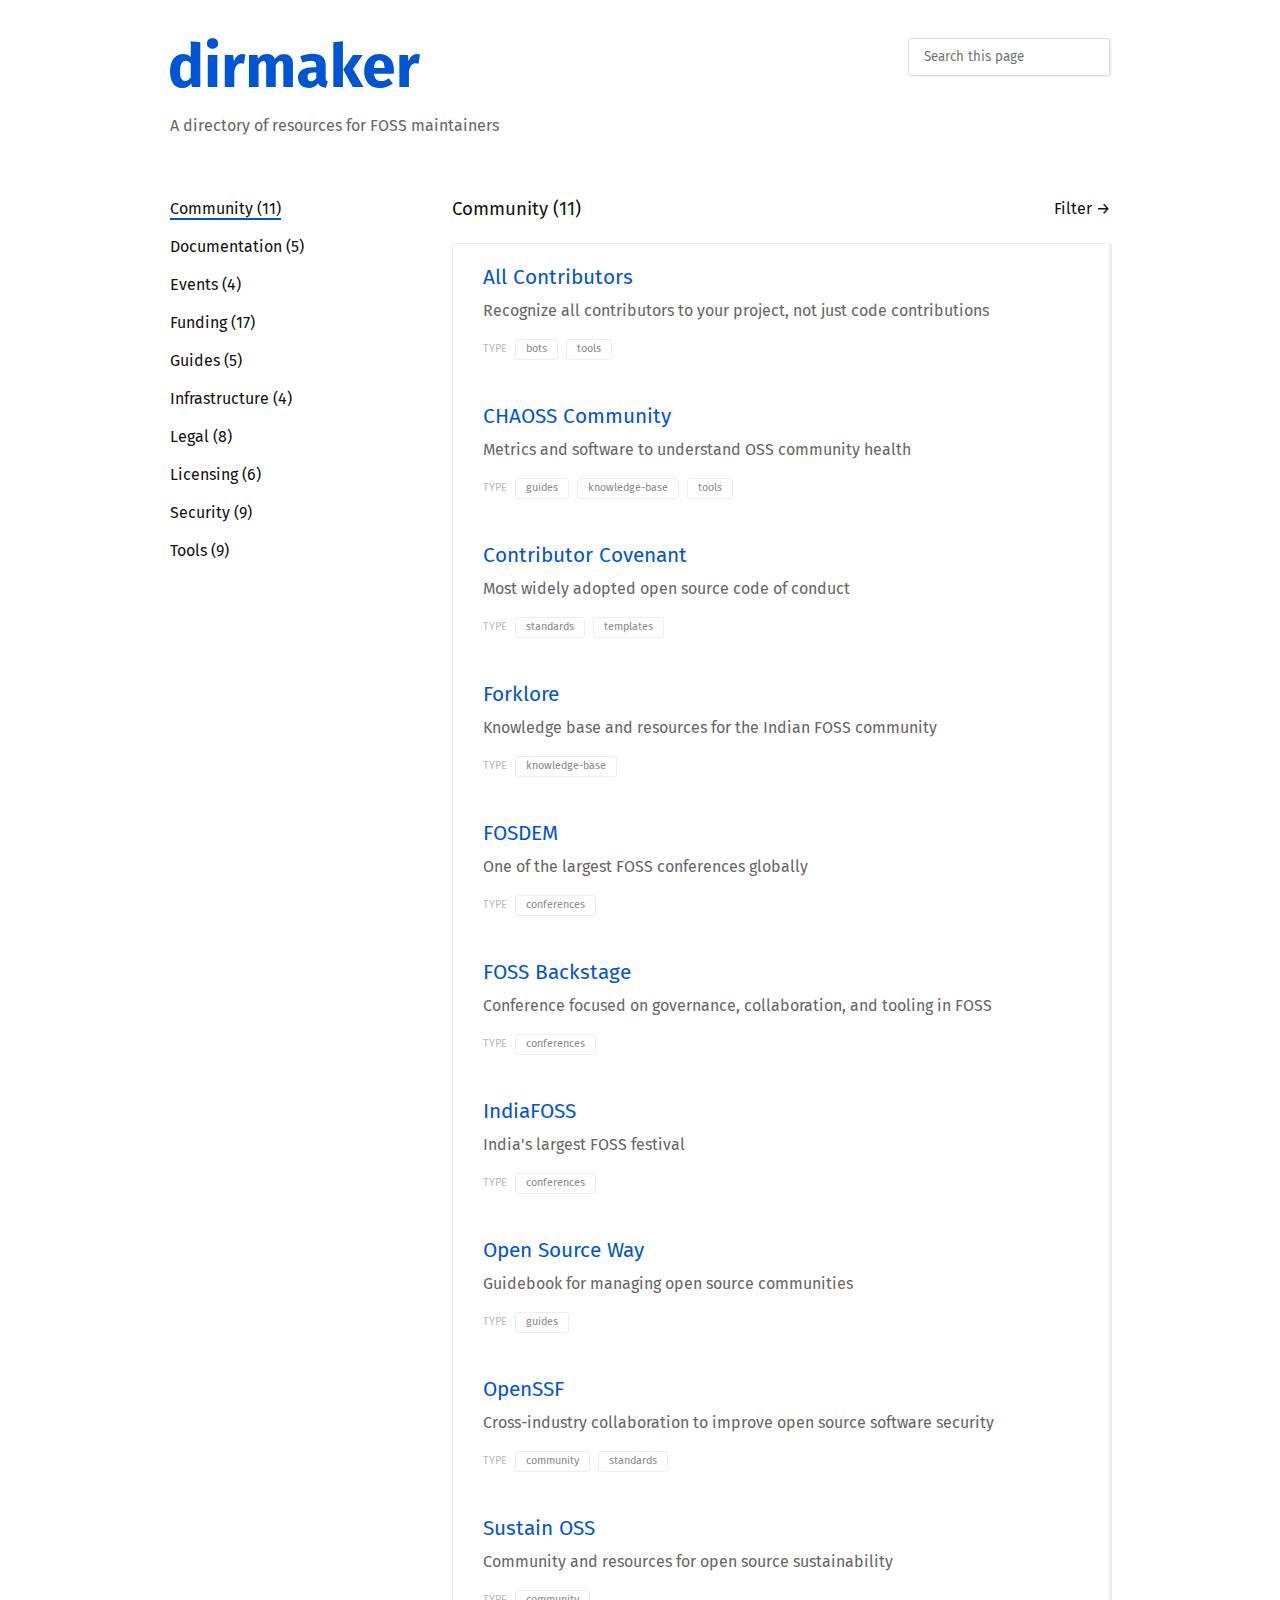
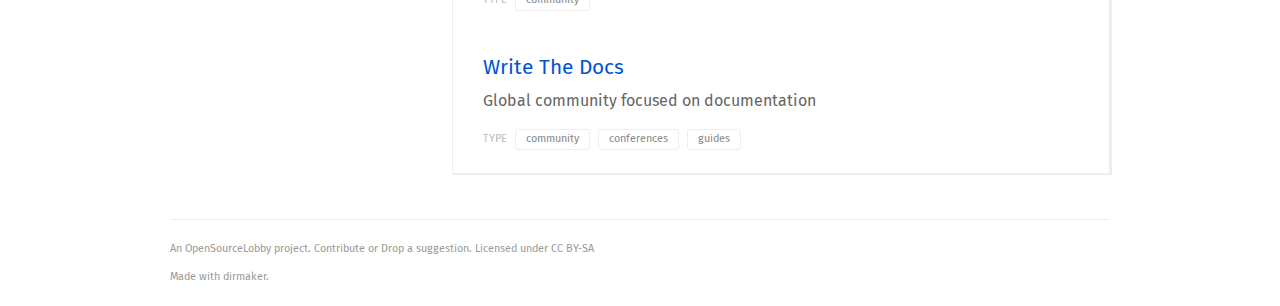
<file: site/index.html>
<!DOCTYPE html>
<html lang="en">
<head>
	<title>Community - Directory of resources for FOSS maintainers.</title>
	<meta http-equiv="Content-Type" content="text/html; charset=utf-8" />
	<meta name="description" content="Directory of Community resources for FOSS maintainers." />
	<meta name="referrer" content="no-referrer">
	<meta name="viewport" content="width=device-width, initial-scale=1" />
	<link rel="image_src" href="https://mysite.com/static/thumb.png" />
	
	<meta property="og:title" content="Community - Directory of resources for FOSS maintainers." />
	<meta property="og:description" content="Directory of Community resources for FOSS maintainers." />
	<meta property="og:type" content="website" />
	<meta property="og:url" content="https://mysite.com/community.html" />
	<meta property="og:image" content="https://mysite.com/static/thumb.png" />
	<link rel="icon" type="image/svg+xml" href="static/favicon.svg">
	<link href='https://fonts.googleapis.com/css?family=Fira+Sans:400&display=swap' rel='stylesheet' type='text/css' />
	<link href="static/style.css" rel="stylesheet" type="text/css" />	
</head>
<body>

<nav class="nav">
	<div class="wrap">
		<header class="header">
			<a href="#" id="burger"><span></span><span></span><span></span></a>
			<div class="logo">
				<a href="/"><img src="static/logo.svg" alt="Resources for FOSS Maintainers" width="auto" height="50" /></a>
				<p class="slogan">A directory of resources for FOSS maintainers</p>
			</div>
			<div class="intro">
				<p><input id="search" class="search" type="text" placeholder="Search this page" /></p>
			</div>
		</header>
	</div>
</nav>

<div class="wrap">
	<div class="container">
		<section class="sidebar" id="sidebar">
			<ul class="index">
        
        <li class="selected">
        	<a href="community.html">Community (11)</a>
        </li>
        
        <li class="">
        	<a href="documentation.html">Documentation (5)</a>
        </li>
        
        <li class="">
        	<a href="events.html">Events (4)</a>
        </li>
        
        <li class="">
        	<a href="funding.html">Funding (17)</a>
        </li>
        
        <li class="">
        	<a href="guides.html">Guides (5)</a>
        </li>
        
        <li class="">
        	<a href="infrastructure.html">Infrastructure (4)</a>
        </li>
        
        <li class="">
        	<a href="legal.html">Legal (8)</a>
        </li>
        
        <li class="">
        	<a href="licensing.html">Licensing (6)</a>
        </li>
        
        <li class="">
        	<a href="security.html">Security (9)</a>
        </li>
        
        <li class="">
        	<a href="tools.html">Tools (9)</a>
        </li>
        
			</ul>
		</section>

		<section class="content">
			
				<a href="#" id="toggle-filters">Filter &rarr;</a>
			
			<section class="section" id="organisations">
				<h3>Community (11)</h3>

				<div class="filters" id="filters">
					
							
								<div class="group filter-type">
									<h4 class="taxonomy">type</h4>
									<a href="#" class="toggle-filters" data-taxonomy="type" data-state="on">&larr; Toggle</a>
									
										<label for="filter-type-bots">
											<input type="checkbox" id="filter-type-bots"
												data-taxonomy="type"
												value="bots" checked />bots
										</label>
									
										<label for="filter-type-community">
											<input type="checkbox" id="filter-type-community"
												data-taxonomy="type"
												value="community" checked />community
										</label>
									
										<label for="filter-type-conferences">
											<input type="checkbox" id="filter-type-conferences"
												data-taxonomy="type"
												value="conferences" checked />conferences
										</label>
									
										<label for="filter-type-guides">
											<input type="checkbox" id="filter-type-guides"
												data-taxonomy="type"
												value="guides" checked />guides
										</label>
									
										<label for="filter-type-knowledge-base">
											<input type="checkbox" id="filter-type-knowledge-base"
												data-taxonomy="type"
												value="knowledge-base" checked />knowledge-base
										</label>
									
										<label for="filter-type-standards">
											<input type="checkbox" id="filter-type-standards"
												data-taxonomy="type"
												value="standards" checked />standards
										</label>
									
										<label for="filter-type-templates">
											<input type="checkbox" id="filter-type-templates"
												data-taxonomy="type"
												value="templates" checked />templates
										</label>
									
										<label for="filter-type-tools">
											<input type="checkbox" id="filter-type-tools"
												data-taxonomy="type"
												value="tools" checked />tools
										</label>
									
								</div>
							
					
				</div>

				<ul id="items">
					
						<li class="item"
							
								data-type="bots|tools|"
							
						>
							<h2 class="title">
								<a href="https://allcontributors.org/" rel="noreferrer noopener" class="link">All Contributors</a>
							</h2>
							<p class="description">Recognize all contributors to your project, not just code contributions</p>

							<div class="taxonomies">
								
									
										<div class="group taxonomy-type">
											<span class="name">type</span>
											
												<span class="value">bots</span>
											
												<span class="value">tools</span>
											

											
										</div>
									
								

							</div>
						</li>
					
						<li class="item"
							
								data-type="guides|knowledge-base|tools|"
							
						>
							<h2 class="title">
								<a href="https://chaoss.community/" rel="noreferrer noopener" class="link">CHAOSS Community</a>
							</h2>
							<p class="description">Metrics and software to understand OSS community health</p>

							<div class="taxonomies">
								
									
										<div class="group taxonomy-type">
											<span class="name">type</span>
											
												<span class="value">guides</span>
											
												<span class="value">knowledge-base</span>
											
												<span class="value">tools</span>
											

											
										</div>
									
								

							</div>
						</li>
					
						<li class="item"
							
								data-type="standards|templates|"
							
						>
							<h2 class="title">
								<a href="https://www.contributor-covenant.org/" rel="noreferrer noopener" class="link">Contributor Covenant</a>
							</h2>
							<p class="description">Most widely adopted open source code of conduct</p>

							<div class="taxonomies">
								
									
										<div class="group taxonomy-type">
											<span class="name">type</span>
											
												<span class="value">standards</span>
											
												<span class="value">templates</span>
											

											
										</div>
									
								

							</div>
						</li>
					
						<li class="item"
							
								data-type="knowledge-base|"
							
						>
							<h2 class="title">
								<a href="https://forklore.in/" rel="noreferrer noopener" class="link">Forklore</a>
							</h2>
							<p class="description">Knowledge base and resources for the Indian FOSS community</p>

							<div class="taxonomies">
								
									
										<div class="group taxonomy-type">
											<span class="name">type</span>
											
												<span class="value">knowledge-base</span>
											

											
										</div>
									
								

							</div>
						</li>
					
						<li class="item"
							
								data-type="conferences|"
							
						>
							<h2 class="title">
								<a href="https://fosdem.org/" rel="noreferrer noopener" class="link">FOSDEM</a>
							</h2>
							<p class="description">One of the largest FOSS conferences globally</p>

							<div class="taxonomies">
								
									
										<div class="group taxonomy-type">
											<span class="name">type</span>
											
												<span class="value">conferences</span>
											

											
										</div>
									
								

							</div>
						</li>
					
						<li class="item"
							
								data-type="conferences|"
							
						>
							<h2 class="title">
								<a href="https://foss-backstage.de//" rel="noreferrer noopener" class="link">FOSS Backstage</a>
							</h2>
							<p class="description">Conference focused on governance, collaboration, and tooling in FOSS</p>

							<div class="taxonomies">
								
									
										<div class="group taxonomy-type">
											<span class="name">type</span>
											
												<span class="value">conferences</span>
											

											
										</div>
									
								

							</div>
						</li>
					
						<li class="item"
							
								data-type="conferences|"
							
						>
							<h2 class="title">
								<a href="https://fossunited.org/indiafoss" rel="noreferrer noopener" class="link">IndiaFOSS</a>
							</h2>
							<p class="description">India's largest FOSS festival</p>

							<div class="taxonomies">
								
									
										<div class="group taxonomy-type">
											<span class="name">type</span>
											
												<span class="value">conferences</span>
											

											
										</div>
									
								

							</div>
						</li>
					
						<li class="item"
							
								data-type="guides|"
							
						>
							<h2 class="title">
								<a href="https://www.theopensourceway.org/" rel="noreferrer noopener" class="link">Open Source Way</a>
							</h2>
							<p class="description">Guidebook for managing open source communities</p>

							<div class="taxonomies">
								
									
										<div class="group taxonomy-type">
											<span class="name">type</span>
											
												<span class="value">guides</span>
											

											
										</div>
									
								

							</div>
						</li>
					
						<li class="item"
							
								data-type="community|standards|"
							
						>
							<h2 class="title">
								<a href="https://openssf.org/" rel="noreferrer noopener" class="link">OpenSSF</a>
							</h2>
							<p class="description">Cross-industry collaboration to improve open source software security</p>

							<div class="taxonomies">
								
									
										<div class="group taxonomy-type">
											<span class="name">type</span>
											
												<span class="value">community</span>
											
												<span class="value">standards</span>
											

											
										</div>
									
								

							</div>
						</li>
					
						<li class="item"
							
								data-type="community|"
							
						>
							<h2 class="title">
								<a href="https://sustainoss.org/" rel="noreferrer noopener" class="link">Sustain OSS</a>
							</h2>
							<p class="description">Community and resources for open source sustainability</p>

							<div class="taxonomies">
								
									
										<div class="group taxonomy-type">
											<span class="name">type</span>
											
												<span class="value">community</span>
											

											
										</div>
									
								

							</div>
						</li>
					
						<li class="item"
							
								data-type="community|conferences|guides|"
							
						>
							<h2 class="title">
								<a href="https://www.writethedocs.org/" rel="noreferrer noopener" class="link">Write The Docs</a>
							</h2>
							<p class="description">Global community focused on documentation</p>

							<div class="taxonomies">
								
									
										<div class="group taxonomy-type">
											<span class="name">type</span>
											
												<span class="value">community</span>
											
												<span class="value">conferences</span>
											
												<span class="value">guides</span>
											

											
										</div>
									
								

							</div>
						</li>
					
				</ul>

				
			</section>

			<h3 id="no-results">No results.</h3>
		</section><!-- content -->
	</div><!-- container -->

	<footer>
		An <a href="https://github.com/opensourcelobby">OpenSourceLobby</a> project. <a href="https://github.com/opensourcelobby/resources">Contribute</a> or <a href="https://forum.fossunited.org/t/resources-for-foss-maintainers/6687">Drop a suggestion</a>. Licensed under <a href="https://creativecommons.org/licenses/by-sa/4.0/">CC BY-SA</a><br>Made with <a href="https://github.com/knadh/dirmaker">dirmaker</a>.
	</footer>
	<script src="static/main.js"></script>
</div>
</body>
</html>
</file>
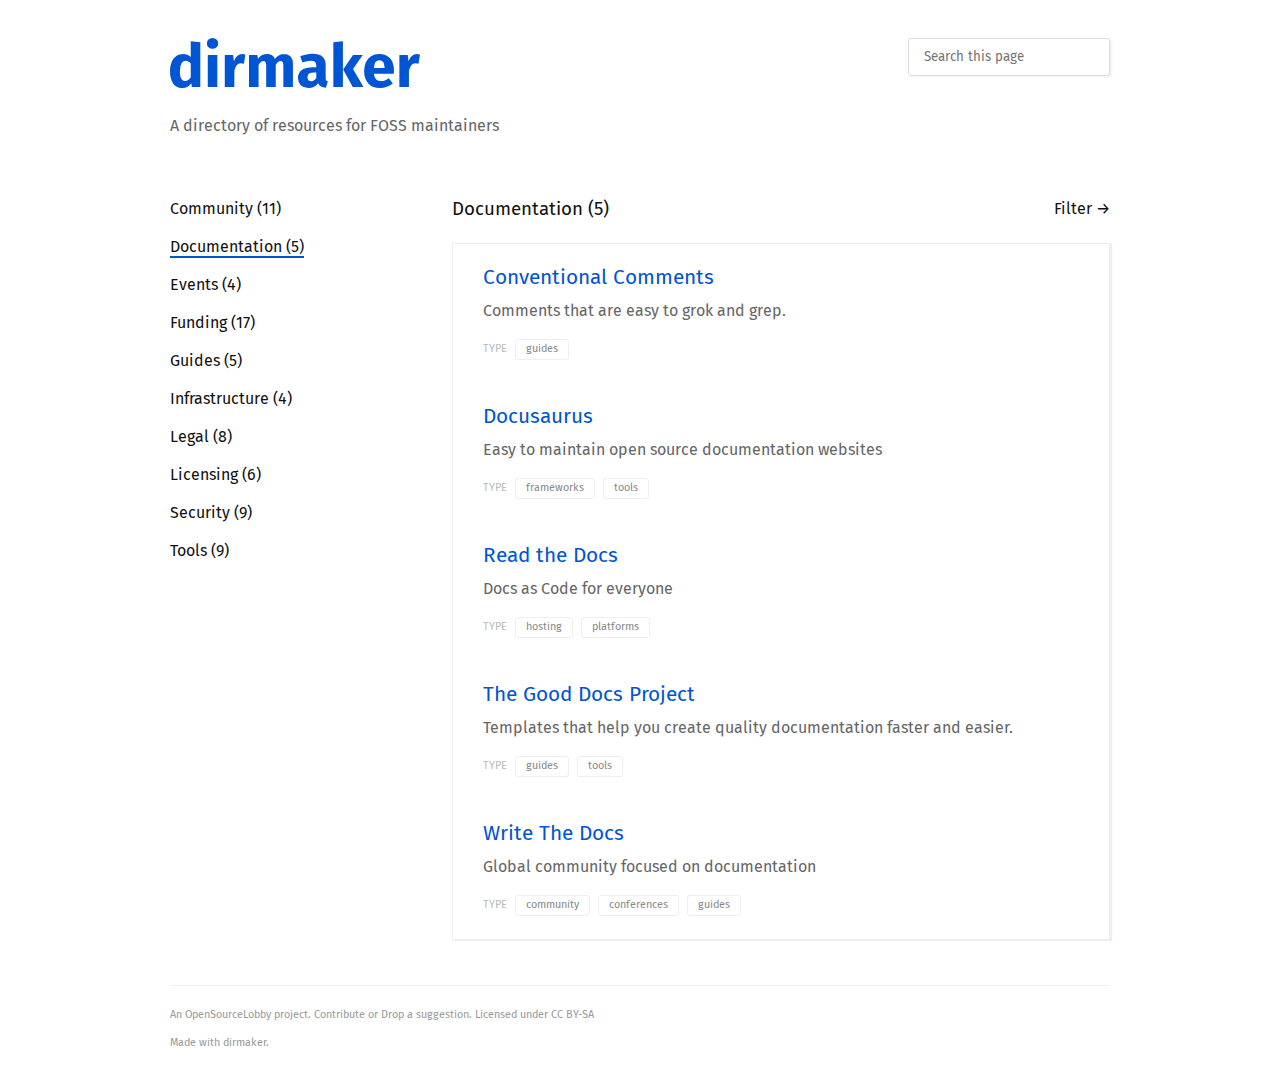
<file: site/documentation.html>
<!DOCTYPE html>
<html lang="en">
<head>
	<title>Documentation - Directory of resources for FOSS maintainers.</title>
	<meta http-equiv="Content-Type" content="text/html; charset=utf-8" />
	<meta name="description" content="Directory of Documentation resources for FOSS maintainers." />
	<meta name="referrer" content="no-referrer">
	<meta name="viewport" content="width=device-width, initial-scale=1" />
	<link rel="image_src" href="https://mysite.com/static/thumb.png" />
	
	<meta property="og:title" content="Documentation - Directory of resources for FOSS maintainers." />
	<meta property="og:description" content="Directory of Documentation resources for FOSS maintainers." />
	<meta property="og:type" content="website" />
	<meta property="og:url" content="https://mysite.com/documentation.html" />
	<meta property="og:image" content="https://mysite.com/static/thumb.png" />
	<link rel="icon" type="image/svg+xml" href="static/favicon.svg">
	<link href='https://fonts.googleapis.com/css?family=Fira+Sans:400&display=swap' rel='stylesheet' type='text/css' />
	<link href="static/style.css" rel="stylesheet" type="text/css" />	
</head>
<body>

<nav class="nav">
	<div class="wrap">
		<header class="header">
			<a href="#" id="burger"><span></span><span></span><span></span></a>
			<div class="logo">
				<a href="/"><img src="static/logo.svg" alt="Resources for FOSS Maintainers" width="auto" height="50" /></a>
				<p class="slogan">A directory of resources for FOSS maintainers</p>
			</div>
			<div class="intro">
				<p><input id="search" class="search" type="text" placeholder="Search this page" /></p>
			</div>
		</header>
	</div>
</nav>

<div class="wrap">
	<div class="container">
		<section class="sidebar" id="sidebar">
			<ul class="index">
        
        <li class="">
        	<a href="community.html">Community (11)</a>
        </li>
        
        <li class="selected">
        	<a href="documentation.html">Documentation (5)</a>
        </li>
        
        <li class="">
        	<a href="events.html">Events (4)</a>
        </li>
        
        <li class="">
        	<a href="funding.html">Funding (17)</a>
        </li>
        
        <li class="">
        	<a href="guides.html">Guides (5)</a>
        </li>
        
        <li class="">
        	<a href="infrastructure.html">Infrastructure (4)</a>
        </li>
        
        <li class="">
        	<a href="legal.html">Legal (8)</a>
        </li>
        
        <li class="">
        	<a href="licensing.html">Licensing (6)</a>
        </li>
        
        <li class="">
        	<a href="security.html">Security (9)</a>
        </li>
        
        <li class="">
        	<a href="tools.html">Tools (9)</a>
        </li>
        
			</ul>
		</section>

		<section class="content">
			
				<a href="#" id="toggle-filters">Filter &rarr;</a>
			
			<section class="section" id="organisations">
				<h3>Documentation (5)</h3>

				<div class="filters" id="filters">
					
							
								<div class="group filter-type">
									<h4 class="taxonomy">type</h4>
									<a href="#" class="toggle-filters" data-taxonomy="type" data-state="on">&larr; Toggle</a>
									
										<label for="filter-type-community">
											<input type="checkbox" id="filter-type-community"
												data-taxonomy="type"
												value="community" checked />community
										</label>
									
										<label for="filter-type-conferences">
											<input type="checkbox" id="filter-type-conferences"
												data-taxonomy="type"
												value="conferences" checked />conferences
										</label>
									
										<label for="filter-type-frameworks">
											<input type="checkbox" id="filter-type-frameworks"
												data-taxonomy="type"
												value="frameworks" checked />frameworks
										</label>
									
										<label for="filter-type-guides">
											<input type="checkbox" id="filter-type-guides"
												data-taxonomy="type"
												value="guides" checked />guides
										</label>
									
										<label for="filter-type-hosting">
											<input type="checkbox" id="filter-type-hosting"
												data-taxonomy="type"
												value="hosting" checked />hosting
										</label>
									
										<label for="filter-type-platforms">
											<input type="checkbox" id="filter-type-platforms"
												data-taxonomy="type"
												value="platforms" checked />platforms
										</label>
									
										<label for="filter-type-tools">
											<input type="checkbox" id="filter-type-tools"
												data-taxonomy="type"
												value="tools" checked />tools
										</label>
									
								</div>
							
					
				</div>

				<ul id="items">
					
						<li class="item"
							
								data-type="guides|"
							
						>
							<h2 class="title">
								<a href="https://conventionalcomments.org/" rel="noreferrer noopener" class="link">Conventional Comments</a>
							</h2>
							<p class="description">Comments that are easy to grok and grep.</p>

							<div class="taxonomies">
								
									
										<div class="group taxonomy-type">
											<span class="name">type</span>
											
												<span class="value">guides</span>
											

											
										</div>
									
								

							</div>
						</li>
					
						<li class="item"
							
								data-type="frameworks|tools|"
							
						>
							<h2 class="title">
								<a href="https://docusaurus.io/" rel="noreferrer noopener" class="link">Docusaurus</a>
							</h2>
							<p class="description">Easy to maintain open source documentation websites</p>

							<div class="taxonomies">
								
									
										<div class="group taxonomy-type">
											<span class="name">type</span>
											
												<span class="value">frameworks</span>
											
												<span class="value">tools</span>
											

											
										</div>
									
								

							</div>
						</li>
					
						<li class="item"
							
								data-type="hosting|platforms|"
							
						>
							<h2 class="title">
								<a href="https://readthedocs.org/" rel="noreferrer noopener" class="link">Read the Docs</a>
							</h2>
							<p class="description">Docs as Code for everyone </p>

							<div class="taxonomies">
								
									
										<div class="group taxonomy-type">
											<span class="name">type</span>
											
												<span class="value">hosting</span>
											
												<span class="value">platforms</span>
											

											
										</div>
									
								

							</div>
						</li>
					
						<li class="item"
							
								data-type="guides|tools|"
							
						>
							<h2 class="title">
								<a href="https://www.thegooddocsproject.dev/" rel="noreferrer noopener" class="link">The Good Docs Project</a>
							</h2>
							<p class="description">Templates that help you create quality documentation faster and easier.</p>

							<div class="taxonomies">
								
									
										<div class="group taxonomy-type">
											<span class="name">type</span>
											
												<span class="value">guides</span>
											
												<span class="value">tools</span>
											

											
										</div>
									
								

							</div>
						</li>
					
						<li class="item"
							
								data-type="community|conferences|guides|"
							
						>
							<h2 class="title">
								<a href="https://www.writethedocs.org/" rel="noreferrer noopener" class="link">Write The Docs</a>
							</h2>
							<p class="description">Global community focused on documentation</p>

							<div class="taxonomies">
								
									
										<div class="group taxonomy-type">
											<span class="name">type</span>
											
												<span class="value">community</span>
											
												<span class="value">conferences</span>
											
												<span class="value">guides</span>
											

											
										</div>
									
								

							</div>
						</li>
					
				</ul>

				
			</section>

			<h3 id="no-results">No results.</h3>
		</section><!-- content -->
	</div><!-- container -->

	<footer>
		An <a href="https://github.com/opensourcelobby">OpenSourceLobby</a> project. <a href="https://github.com/opensourcelobby/resources">Contribute</a> or <a href="https://forum.fossunited.org/t/resources-for-foss-maintainers/6687">Drop a suggestion</a>. Licensed under <a href="https://creativecommons.org/licenses/by-sa/4.0/">CC BY-SA</a><br>Made with <a href="https://github.com/knadh/dirmaker">dirmaker</a>.
	</footer>
	<script src="static/main.js"></script>
</div>
</body>
</html>
</file>
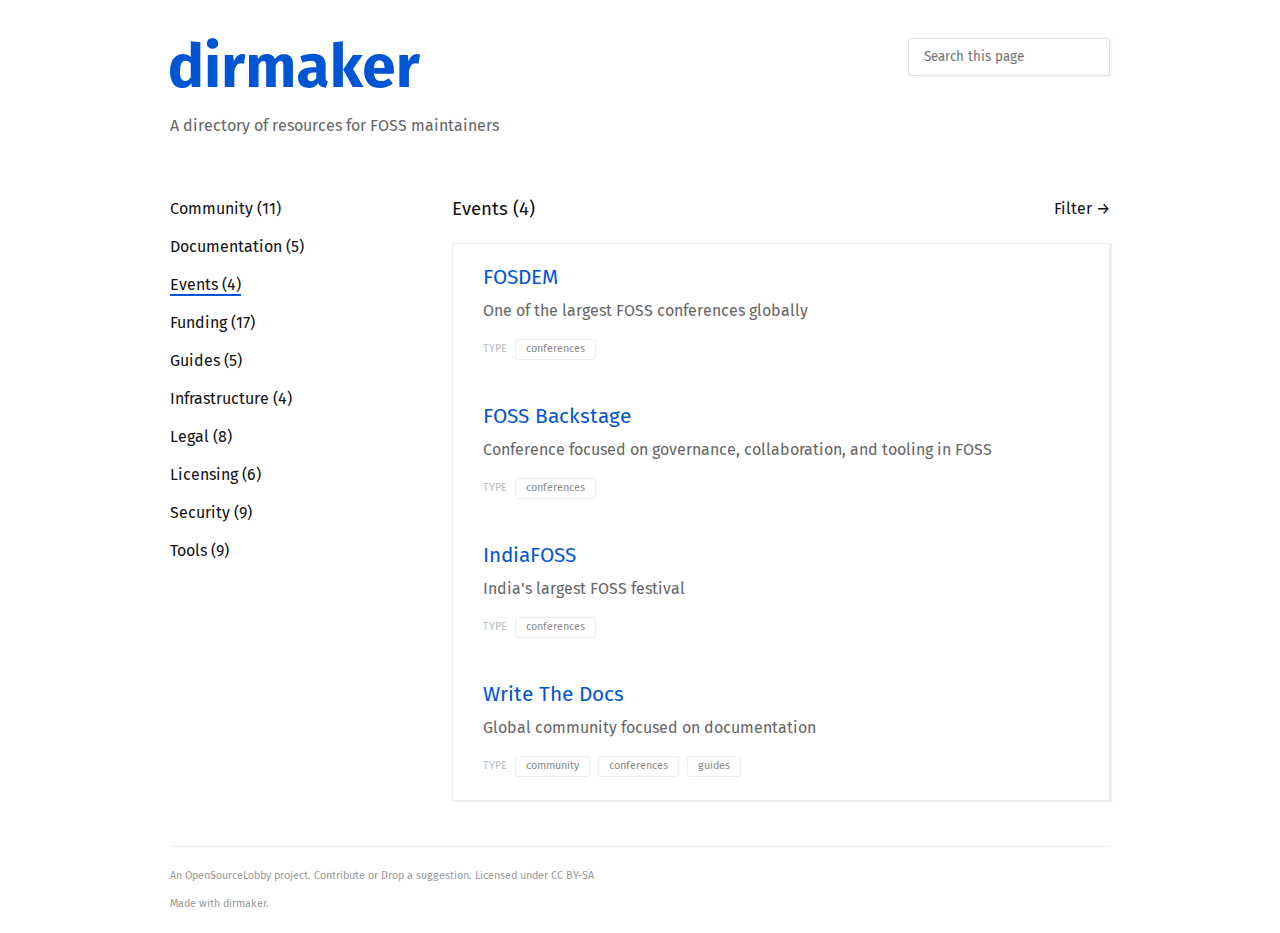
<file: site/events.html>
<!DOCTYPE html>
<html lang="en">
<head>
	<title>Events - Directory of resources for FOSS maintainers.</title>
	<meta http-equiv="Content-Type" content="text/html; charset=utf-8" />
	<meta name="description" content="Directory of Events resources for FOSS maintainers." />
	<meta name="referrer" content="no-referrer">
	<meta name="viewport" content="width=device-width, initial-scale=1" />
	<link rel="image_src" href="https://mysite.com/static/thumb.png" />
	
	<meta property="og:title" content="Events - Directory of resources for FOSS maintainers." />
	<meta property="og:description" content="Directory of Events resources for FOSS maintainers." />
	<meta property="og:type" content="website" />
	<meta property="og:url" content="https://mysite.com/events.html" />
	<meta property="og:image" content="https://mysite.com/static/thumb.png" />
	<link rel="icon" type="image/svg+xml" href="static/favicon.svg">
	<link href='https://fonts.googleapis.com/css?family=Fira+Sans:400&display=swap' rel='stylesheet' type='text/css' />
	<link href="static/style.css" rel="stylesheet" type="text/css" />	
</head>
<body>

<nav class="nav">
	<div class="wrap">
		<header class="header">
			<a href="#" id="burger"><span></span><span></span><span></span></a>
			<div class="logo">
				<a href="/"><img src="static/logo.svg" alt="Resources for FOSS Maintainers" width="auto" height="50" /></a>
				<p class="slogan">A directory of resources for FOSS maintainers</p>
			</div>
			<div class="intro">
				<p><input id="search" class="search" type="text" placeholder="Search this page" /></p>
			</div>
		</header>
	</div>
</nav>

<div class="wrap">
	<div class="container">
		<section class="sidebar" id="sidebar">
			<ul class="index">
        
        <li class="">
        	<a href="community.html">Community (11)</a>
        </li>
        
        <li class="">
        	<a href="documentation.html">Documentation (5)</a>
        </li>
        
        <li class="selected">
        	<a href="events.html">Events (4)</a>
        </li>
        
        <li class="">
        	<a href="funding.html">Funding (17)</a>
        </li>
        
        <li class="">
        	<a href="guides.html">Guides (5)</a>
        </li>
        
        <li class="">
        	<a href="infrastructure.html">Infrastructure (4)</a>
        </li>
        
        <li class="">
        	<a href="legal.html">Legal (8)</a>
        </li>
        
        <li class="">
        	<a href="licensing.html">Licensing (6)</a>
        </li>
        
        <li class="">
        	<a href="security.html">Security (9)</a>
        </li>
        
        <li class="">
        	<a href="tools.html">Tools (9)</a>
        </li>
        
			</ul>
		</section>

		<section class="content">
			
				<a href="#" id="toggle-filters">Filter &rarr;</a>
			
			<section class="section" id="organisations">
				<h3>Events (4)</h3>

				<div class="filters" id="filters">
					
							
								<div class="group filter-type">
									<h4 class="taxonomy">type</h4>
									<a href="#" class="toggle-filters" data-taxonomy="type" data-state="on">&larr; Toggle</a>
									
										<label for="filter-type-community">
											<input type="checkbox" id="filter-type-community"
												data-taxonomy="type"
												value="community" checked />community
										</label>
									
										<label for="filter-type-conferences">
											<input type="checkbox" id="filter-type-conferences"
												data-taxonomy="type"
												value="conferences" checked />conferences
										</label>
									
										<label for="filter-type-guides">
											<input type="checkbox" id="filter-type-guides"
												data-taxonomy="type"
												value="guides" checked />guides
										</label>
									
								</div>
							
					
				</div>

				<ul id="items">
					
						<li class="item"
							
								data-type="conferences|"
							
						>
							<h2 class="title">
								<a href="https://fosdem.org/" rel="noreferrer noopener" class="link">FOSDEM</a>
							</h2>
							<p class="description">One of the largest FOSS conferences globally</p>

							<div class="taxonomies">
								
									
										<div class="group taxonomy-type">
											<span class="name">type</span>
											
												<span class="value">conferences</span>
											

											
										</div>
									
								

							</div>
						</li>
					
						<li class="item"
							
								data-type="conferences|"
							
						>
							<h2 class="title">
								<a href="https://foss-backstage.de//" rel="noreferrer noopener" class="link">FOSS Backstage</a>
							</h2>
							<p class="description">Conference focused on governance, collaboration, and tooling in FOSS</p>

							<div class="taxonomies">
								
									
										<div class="group taxonomy-type">
											<span class="name">type</span>
											
												<span class="value">conferences</span>
											

											
										</div>
									
								

							</div>
						</li>
					
						<li class="item"
							
								data-type="conferences|"
							
						>
							<h2 class="title">
								<a href="https://fossunited.org/indiafoss" rel="noreferrer noopener" class="link">IndiaFOSS</a>
							</h2>
							<p class="description">India's largest FOSS festival</p>

							<div class="taxonomies">
								
									
										<div class="group taxonomy-type">
											<span class="name">type</span>
											
												<span class="value">conferences</span>
											

											
										</div>
									
								

							</div>
						</li>
					
						<li class="item"
							
								data-type="community|conferences|guides|"
							
						>
							<h2 class="title">
								<a href="https://www.writethedocs.org/" rel="noreferrer noopener" class="link">Write The Docs</a>
							</h2>
							<p class="description">Global community focused on documentation</p>

							<div class="taxonomies">
								
									
										<div class="group taxonomy-type">
											<span class="name">type</span>
											
												<span class="value">community</span>
											
												<span class="value">conferences</span>
											
												<span class="value">guides</span>
											

											
										</div>
									
								

							</div>
						</li>
					
				</ul>

				
			</section>

			<h3 id="no-results">No results.</h3>
		</section><!-- content -->
	</div><!-- container -->

	<footer>
		An <a href="https://github.com/opensourcelobby">OpenSourceLobby</a> project. <a href="https://github.com/opensourcelobby/resources">Contribute</a> or <a href="https://forum.fossunited.org/t/resources-for-foss-maintainers/6687">Drop a suggestion</a>. Licensed under <a href="https://creativecommons.org/licenses/by-sa/4.0/">CC BY-SA</a><br>Made with <a href="https://github.com/knadh/dirmaker">dirmaker</a>.
	</footer>
	<script src="static/main.js"></script>
</div>
</body>
</html>
</file>
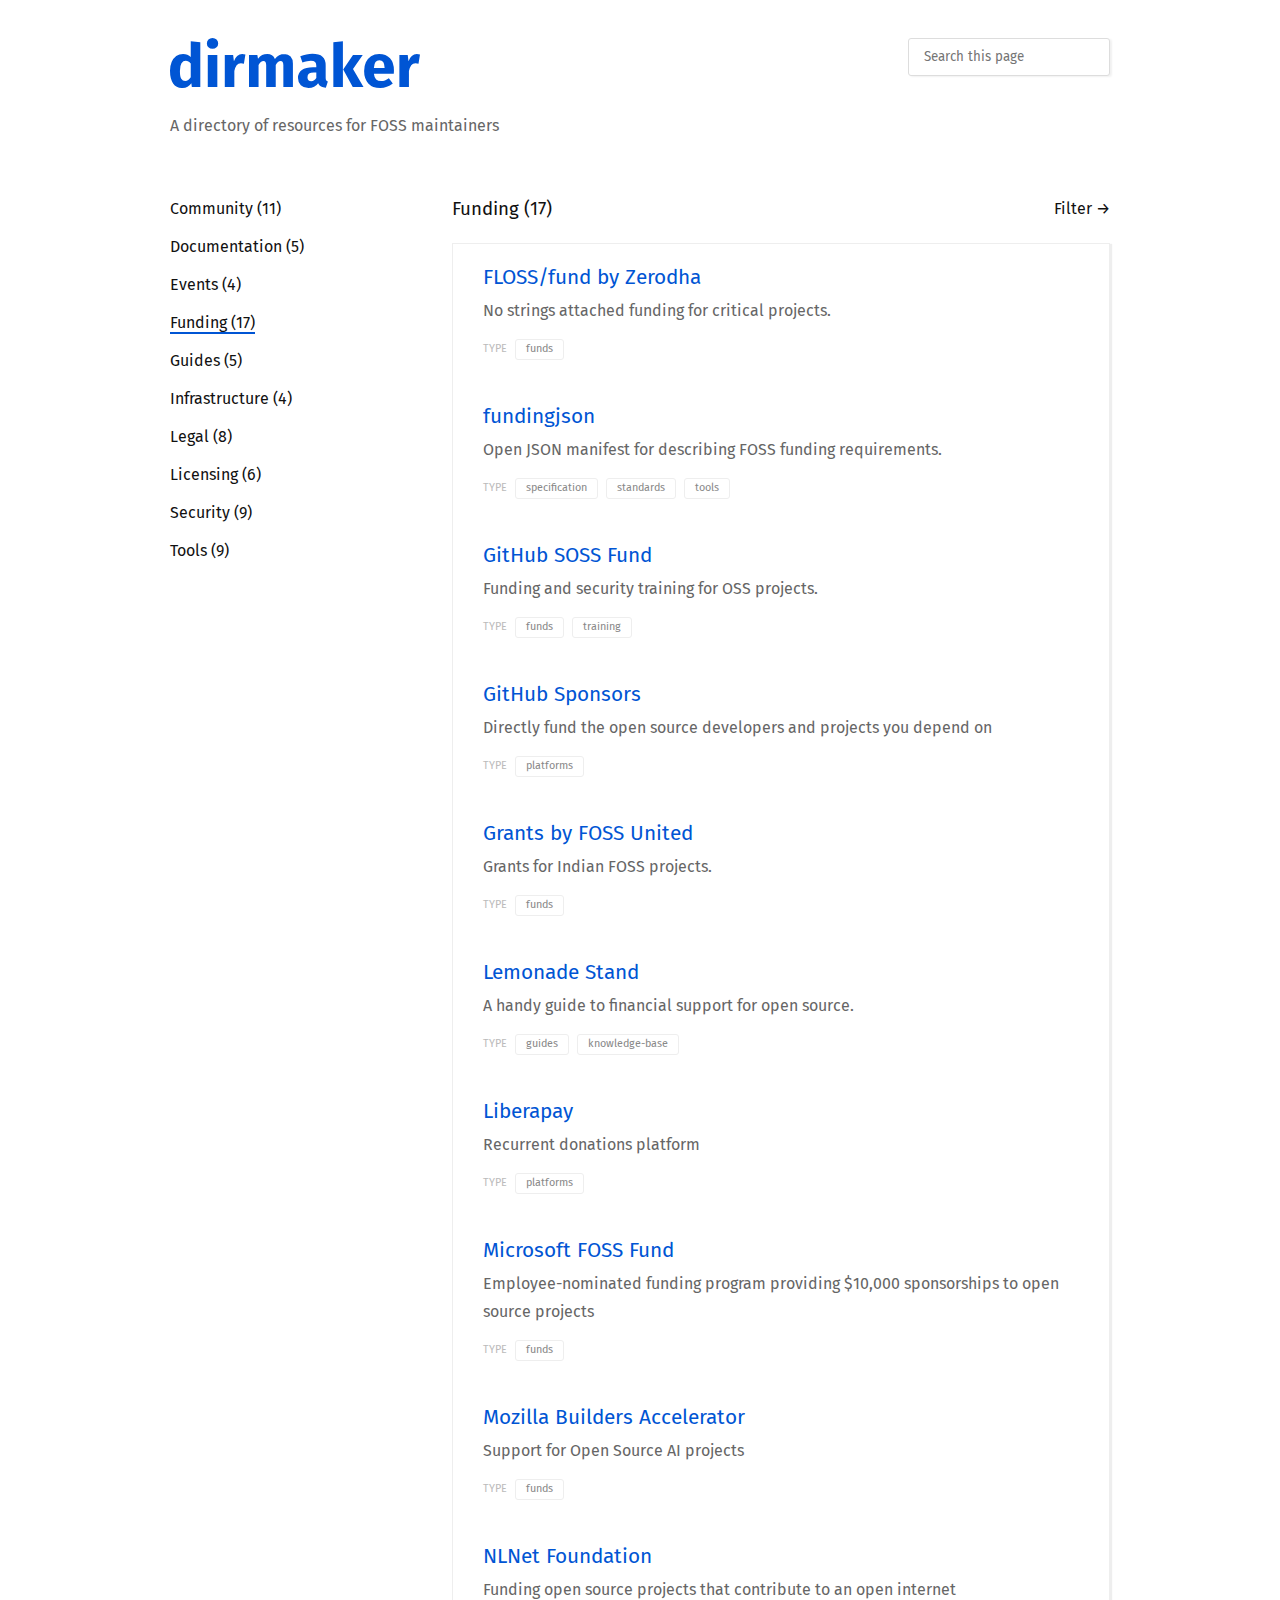
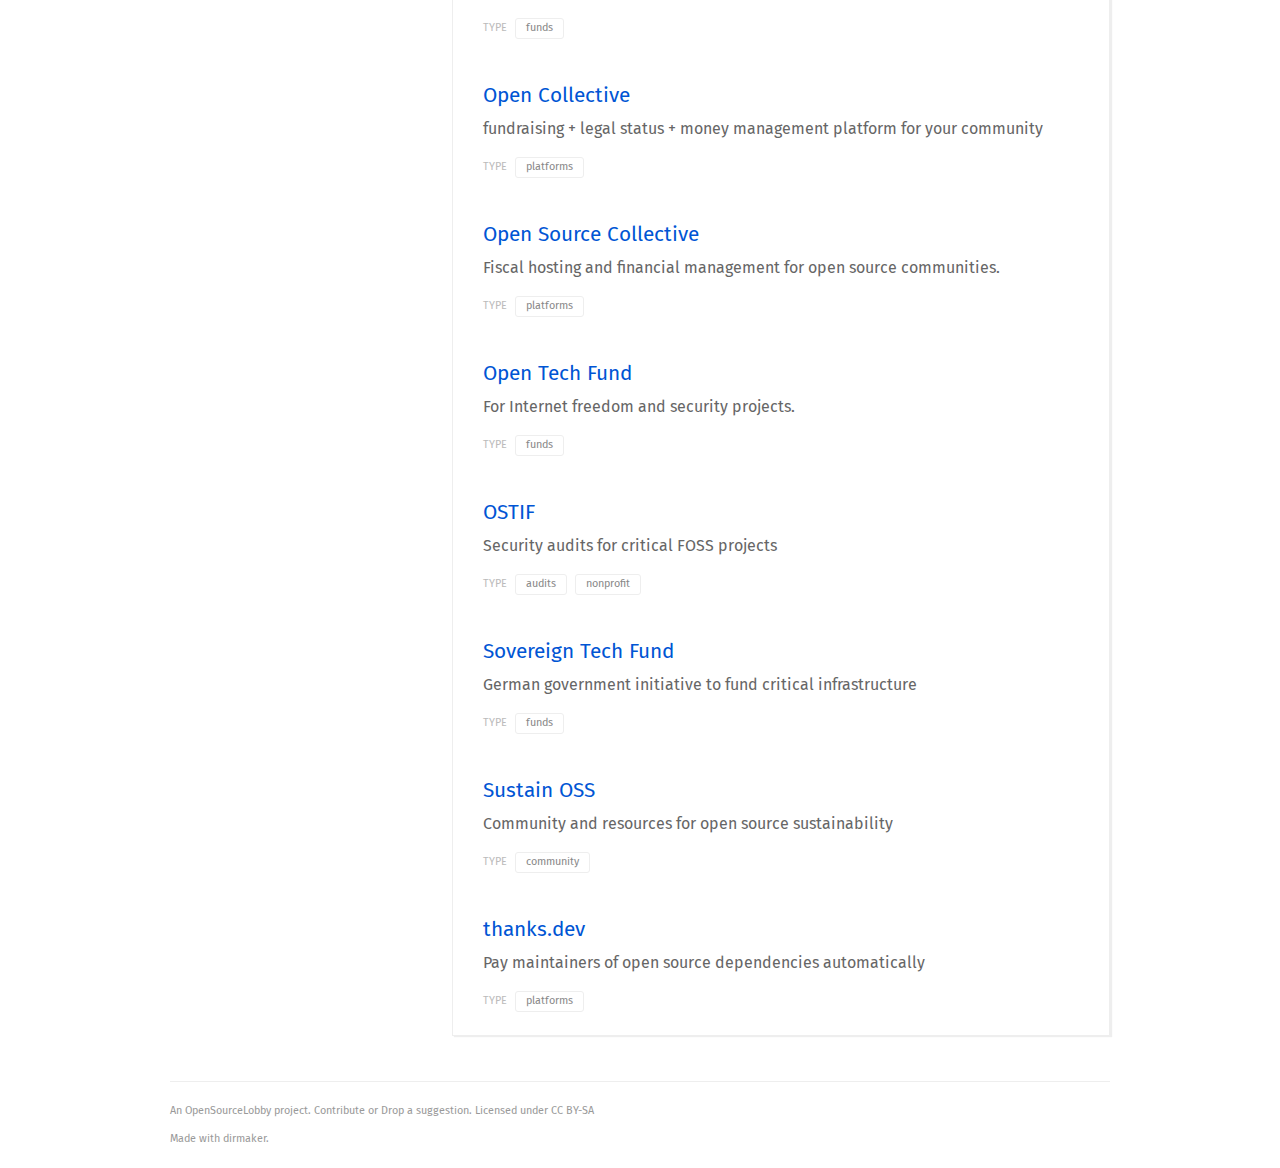
<file: site/funding.html>
<!DOCTYPE html>
<html lang="en">
<head>
	<title>Funding - Directory of resources for FOSS maintainers.</title>
	<meta http-equiv="Content-Type" content="text/html; charset=utf-8" />
	<meta name="description" content="Directory of Funding resources for FOSS maintainers." />
	<meta name="referrer" content="no-referrer">
	<meta name="viewport" content="width=device-width, initial-scale=1" />
	<link rel="image_src" href="https://mysite.com/static/thumb.png" />
	
	<meta property="og:title" content="Funding - Directory of resources for FOSS maintainers." />
	<meta property="og:description" content="Directory of Funding resources for FOSS maintainers." />
	<meta property="og:type" content="website" />
	<meta property="og:url" content="https://mysite.com/funding.html" />
	<meta property="og:image" content="https://mysite.com/static/thumb.png" />
	<link rel="icon" type="image/svg+xml" href="static/favicon.svg">
	<link href='https://fonts.googleapis.com/css?family=Fira+Sans:400&display=swap' rel='stylesheet' type='text/css' />
	<link href="static/style.css" rel="stylesheet" type="text/css" />	
</head>
<body>

<nav class="nav">
	<div class="wrap">
		<header class="header">
			<a href="#" id="burger"><span></span><span></span><span></span></a>
			<div class="logo">
				<a href="/"><img src="static/logo.svg" alt="Resources for FOSS Maintainers" width="auto" height="50" /></a>
				<p class="slogan">A directory of resources for FOSS maintainers</p>
			</div>
			<div class="intro">
				<p><input id="search" class="search" type="text" placeholder="Search this page" /></p>
			</div>
		</header>
	</div>
</nav>

<div class="wrap">
	<div class="container">
		<section class="sidebar" id="sidebar">
			<ul class="index">
        
        <li class="">
        	<a href="community.html">Community (11)</a>
        </li>
        
        <li class="">
        	<a href="documentation.html">Documentation (5)</a>
        </li>
        
        <li class="">
        	<a href="events.html">Events (4)</a>
        </li>
        
        <li class="selected">
        	<a href="funding.html">Funding (17)</a>
        </li>
        
        <li class="">
        	<a href="guides.html">Guides (5)</a>
        </li>
        
        <li class="">
        	<a href="infrastructure.html">Infrastructure (4)</a>
        </li>
        
        <li class="">
        	<a href="legal.html">Legal (8)</a>
        </li>
        
        <li class="">
        	<a href="licensing.html">Licensing (6)</a>
        </li>
        
        <li class="">
        	<a href="security.html">Security (9)</a>
        </li>
        
        <li class="">
        	<a href="tools.html">Tools (9)</a>
        </li>
        
			</ul>
		</section>

		<section class="content">
			
				<a href="#" id="toggle-filters">Filter &rarr;</a>
			
			<section class="section" id="organisations">
				<h3>Funding (17)</h3>

				<div class="filters" id="filters">
					
							
								<div class="group filter-type">
									<h4 class="taxonomy">type</h4>
									<a href="#" class="toggle-filters" data-taxonomy="type" data-state="on">&larr; Toggle</a>
									
										<label for="filter-type-audits">
											<input type="checkbox" id="filter-type-audits"
												data-taxonomy="type"
												value="audits" checked />audits
										</label>
									
										<label for="filter-type-community">
											<input type="checkbox" id="filter-type-community"
												data-taxonomy="type"
												value="community" checked />community
										</label>
									
										<label for="filter-type-funds">
											<input type="checkbox" id="filter-type-funds"
												data-taxonomy="type"
												value="funds" checked />funds
										</label>
									
										<label for="filter-type-guides">
											<input type="checkbox" id="filter-type-guides"
												data-taxonomy="type"
												value="guides" checked />guides
										</label>
									
										<label for="filter-type-knowledge-base">
											<input type="checkbox" id="filter-type-knowledge-base"
												data-taxonomy="type"
												value="knowledge-base" checked />knowledge-base
										</label>
									
										<label for="filter-type-nonprofit">
											<input type="checkbox" id="filter-type-nonprofit"
												data-taxonomy="type"
												value="nonprofit" checked />nonprofit
										</label>
									
										<label for="filter-type-platforms">
											<input type="checkbox" id="filter-type-platforms"
												data-taxonomy="type"
												value="platforms" checked />platforms
										</label>
									
										<label for="filter-type-specification">
											<input type="checkbox" id="filter-type-specification"
												data-taxonomy="type"
												value="specification" checked />specification
										</label>
									
										<label for="filter-type-standards">
											<input type="checkbox" id="filter-type-standards"
												data-taxonomy="type"
												value="standards" checked />standards
										</label>
									
										<label for="filter-type-tools">
											<input type="checkbox" id="filter-type-tools"
												data-taxonomy="type"
												value="tools" checked />tools
										</label>
									
										<label for="filter-type-training">
											<input type="checkbox" id="filter-type-training"
												data-taxonomy="type"
												value="training" checked />training
										</label>
									
								</div>
							
					
				</div>

				<ul id="items">
					
						<li class="item"
							
								data-type="funds|"
							
						>
							<h2 class="title">
								<a href="https://floss.fund/" rel="noreferrer noopener" class="link">FLOSS/fund by Zerodha</a>
							</h2>
							<p class="description">No strings attached funding for critical projects.</p>

							<div class="taxonomies">
								
									
										<div class="group taxonomy-type">
											<span class="name">type</span>
											
												<span class="value">funds</span>
											

											
										</div>
									
								

							</div>
						</li>
					
						<li class="item"
							
								data-type="specification|standards|tools|"
							
						>
							<h2 class="title">
								<a href="https://fundingjson.org" rel="noreferrer noopener" class="link">fundingjson</a>
							</h2>
							<p class="description">Open JSON manifest for describing FOSS funding requirements.</p>

							<div class="taxonomies">
								
									
										<div class="group taxonomy-type">
											<span class="name">type</span>
											
												<span class="value">specification</span>
											
												<span class="value">standards</span>
											
												<span class="value">tools</span>
											

											
										</div>
									
								

							</div>
						</li>
					
						<li class="item"
							
								data-type="funds|training|"
							
						>
							<h2 class="title">
								<a href="https://resources.github.com/github-secure-open-source-fund/" rel="noreferrer noopener" class="link">GitHub SOSS Fund</a>
							</h2>
							<p class="description">Funding and security training for OSS projects.</p>

							<div class="taxonomies">
								
									
										<div class="group taxonomy-type">
											<span class="name">type</span>
											
												<span class="value">funds</span>
											
												<span class="value">training</span>
											

											
										</div>
									
								

							</div>
						</li>
					
						<li class="item"
							
								data-type="platforms|"
							
						>
							<h2 class="title">
								<a href="https://github.com/sponsors" rel="noreferrer noopener" class="link">GitHub Sponsors</a>
							</h2>
							<p class="description">Directly fund the open source developers and projects you depend on</p>

							<div class="taxonomies">
								
									
										<div class="group taxonomy-type">
											<span class="name">type</span>
											
												<span class="value">platforms</span>
											

											
										</div>
									
								

							</div>
						</li>
					
						<li class="item"
							
								data-type="funds|"
							
						>
							<h2 class="title">
								<a href="https://fossunited.org/grants" rel="noreferrer noopener" class="link">Grants by FOSS United</a>
							</h2>
							<p class="description">Grants for Indian FOSS projects.</p>

							<div class="taxonomies">
								
									
										<div class="group taxonomy-type">
											<span class="name">type</span>
											
												<span class="value">funds</span>
											

											
										</div>
									
								

							</div>
						</li>
					
						<li class="item"
							
								data-type="guides|knowledge-base|"
							
						>
							<h2 class="title">
								<a href="https://github.com/nayafia/lemonade-stand" rel="noreferrer noopener" class="link">Lemonade Stand</a>
							</h2>
							<p class="description">A handy guide to financial support for open source.</p>

							<div class="taxonomies">
								
									
										<div class="group taxonomy-type">
											<span class="name">type</span>
											
												<span class="value">guides</span>
											
												<span class="value">knowledge-base</span>
											

											
										</div>
									
								

							</div>
						</li>
					
						<li class="item"
							
								data-type="platforms|"
							
						>
							<h2 class="title">
								<a href="https://liberapay.com/" rel="noreferrer noopener" class="link">Liberapay</a>
							</h2>
							<p class="description">Recurrent donations platform</p>

							<div class="taxonomies">
								
									
										<div class="group taxonomy-type">
											<span class="name">type</span>
											
												<span class="value">platforms</span>
											

											
										</div>
									
								

							</div>
						</li>
					
						<li class="item"
							
								data-type="funds|"
							
						>
							<h2 class="title">
								<a href="https://github.com/microsoft/foss-fund" rel="noreferrer noopener" class="link">Microsoft FOSS Fund</a>
							</h2>
							<p class="description">Employee-nominated funding program providing $10,000 sponsorships to open source projects</p>

							<div class="taxonomies">
								
									
										<div class="group taxonomy-type">
											<span class="name">type</span>
											
												<span class="value">funds</span>
											

											
										</div>
									
								

							</div>
						</li>
					
						<li class="item"
							
								data-type="funds|"
							
						>
							<h2 class="title">
								<a href="https://builders.mozilla.org/programs/" rel="noreferrer noopener" class="link">Mozilla Builders Accelerator</a>
							</h2>
							<p class="description">Support for Open Source AI projects</p>

							<div class="taxonomies">
								
									
										<div class="group taxonomy-type">
											<span class="name">type</span>
											
												<span class="value">funds</span>
											

											
										</div>
									
								

							</div>
						</li>
					
						<li class="item"
							
								data-type="funds|"
							
						>
							<h2 class="title">
								<a href="https://nlnet.nl/" rel="noreferrer noopener" class="link">NLNet Foundation</a>
							</h2>
							<p class="description">Funding open source projects that contribute to an open internet</p>

							<div class="taxonomies">
								
									
										<div class="group taxonomy-type">
											<span class="name">type</span>
											
												<span class="value">funds</span>
											

											
										</div>
									
								

							</div>
						</li>
					
						<li class="item"
							
								data-type="platforms|"
							
						>
							<h2 class="title">
								<a href="https://opencollective.com/" rel="noreferrer noopener" class="link">Open Collective</a>
							</h2>
							<p class="description">fundraising + legal status + money management platform for your community</p>

							<div class="taxonomies">
								
									
										<div class="group taxonomy-type">
											<span class="name">type</span>
											
												<span class="value">platforms</span>
											

											
										</div>
									
								

							</div>
						</li>
					
						<li class="item"
							
								data-type="platforms|"
							
						>
							<h2 class="title">
								<a href="https://www.oscollective.org/" rel="noreferrer noopener" class="link">Open Source Collective</a>
							</h2>
							<p class="description">Fiscal hosting and financial management for open source communities.</p>

							<div class="taxonomies">
								
									
										<div class="group taxonomy-type">
											<span class="name">type</span>
											
												<span class="value">platforms</span>
											

											
										</div>
									
								

							</div>
						</li>
					
						<li class="item"
							
								data-type="funds|"
							
						>
							<h2 class="title">
								<a href="https://www.opentech.fund/" rel="noreferrer noopener" class="link">Open Tech Fund</a>
							</h2>
							<p class="description">For Internet freedom and security projects.</p>

							<div class="taxonomies">
								
									
										<div class="group taxonomy-type">
											<span class="name">type</span>
											
												<span class="value">funds</span>
											

											
										</div>
									
								

							</div>
						</li>
					
						<li class="item"
							
								data-type="audits|nonprofit|"
							
						>
							<h2 class="title">
								<a href="https://ostif.org/" rel="noreferrer noopener" class="link">OSTIF</a>
							</h2>
							<p class="description">Security audits for critical FOSS projects</p>

							<div class="taxonomies">
								
									
										<div class="group taxonomy-type">
											<span class="name">type</span>
											
												<span class="value">audits</span>
											
												<span class="value">nonprofit</span>
											

											
										</div>
									
								

							</div>
						</li>
					
						<li class="item"
							
								data-type="funds|"
							
						>
							<h2 class="title">
								<a href="https://sovereigntechfund.de/" rel="noreferrer noopener" class="link">Sovereign Tech Fund</a>
							</h2>
							<p class="description">German government initiative to fund critical infrastructure</p>

							<div class="taxonomies">
								
									
										<div class="group taxonomy-type">
											<span class="name">type</span>
											
												<span class="value">funds</span>
											

											
										</div>
									
								

							</div>
						</li>
					
						<li class="item"
							
								data-type="community|"
							
						>
							<h2 class="title">
								<a href="https://sustainoss.org/" rel="noreferrer noopener" class="link">Sustain OSS</a>
							</h2>
							<p class="description">Community and resources for open source sustainability</p>

							<div class="taxonomies">
								
									
										<div class="group taxonomy-type">
											<span class="name">type</span>
											
												<span class="value">community</span>
											

											
										</div>
									
								

							</div>
						</li>
					
						<li class="item"
							
								data-type="platforms|"
							
						>
							<h2 class="title">
								<a href="https://thanks.dev/" rel="noreferrer noopener" class="link">thanks.dev</a>
							</h2>
							<p class="description">Pay maintainers of open source dependencies automatically</p>

							<div class="taxonomies">
								
									
										<div class="group taxonomy-type">
											<span class="name">type</span>
											
												<span class="value">platforms</span>
											

											
										</div>
									
								

							</div>
						</li>
					
				</ul>

				
			</section>

			<h3 id="no-results">No results.</h3>
		</section><!-- content -->
	</div><!-- container -->

	<footer>
		An <a href="https://github.com/opensourcelobby">OpenSourceLobby</a> project. <a href="https://github.com/opensourcelobby/resources">Contribute</a> or <a href="https://forum.fossunited.org/t/resources-for-foss-maintainers/6687">Drop a suggestion</a>. Licensed under <a href="https://creativecommons.org/licenses/by-sa/4.0/">CC BY-SA</a><br>Made with <a href="https://github.com/knadh/dirmaker">dirmaker</a>.
	</footer>
	<script src="static/main.js"></script>
</div>
</body>
</html>
</file>
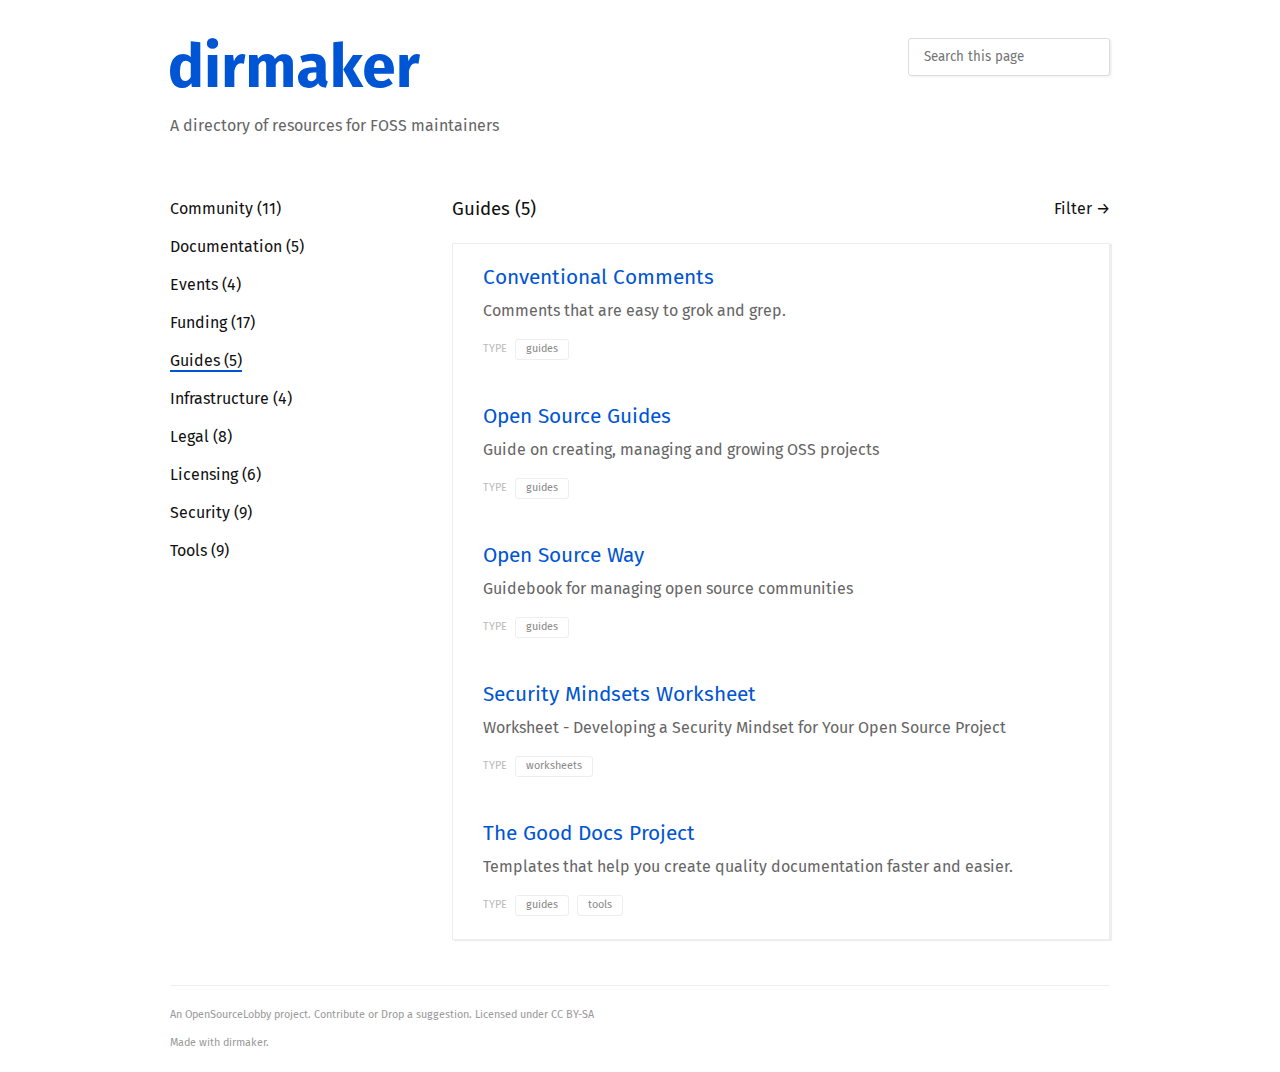
<file: site/guides.html>
<!DOCTYPE html>
<html lang="en">
<head>
	<title>Guides - Directory of resources for FOSS maintainers.</title>
	<meta http-equiv="Content-Type" content="text/html; charset=utf-8" />
	<meta name="description" content="Directory of Guides resources for FOSS maintainers." />
	<meta name="referrer" content="no-referrer">
	<meta name="viewport" content="width=device-width, initial-scale=1" />
	<link rel="image_src" href="https://mysite.com/static/thumb.png" />
	
	<meta property="og:title" content="Guides - Directory of resources for FOSS maintainers." />
	<meta property="og:description" content="Directory of Guides resources for FOSS maintainers." />
	<meta property="og:type" content="website" />
	<meta property="og:url" content="https://mysite.com/guides.html" />
	<meta property="og:image" content="https://mysite.com/static/thumb.png" />
	<link rel="icon" type="image/svg+xml" href="static/favicon.svg">
	<link href='https://fonts.googleapis.com/css?family=Fira+Sans:400&display=swap' rel='stylesheet' type='text/css' />
	<link href="static/style.css" rel="stylesheet" type="text/css" />	
</head>
<body>

<nav class="nav">
	<div class="wrap">
		<header class="header">
			<a href="#" id="burger"><span></span><span></span><span></span></a>
			<div class="logo">
				<a href="/"><img src="static/logo.svg" alt="Resources for FOSS Maintainers" width="auto" height="50" /></a>
				<p class="slogan">A directory of resources for FOSS maintainers</p>
			</div>
			<div class="intro">
				<p><input id="search" class="search" type="text" placeholder="Search this page" /></p>
			</div>
		</header>
	</div>
</nav>

<div class="wrap">
	<div class="container">
		<section class="sidebar" id="sidebar">
			<ul class="index">
        
        <li class="">
        	<a href="community.html">Community (11)</a>
        </li>
        
        <li class="">
        	<a href="documentation.html">Documentation (5)</a>
        </li>
        
        <li class="">
        	<a href="events.html">Events (4)</a>
        </li>
        
        <li class="">
        	<a href="funding.html">Funding (17)</a>
        </li>
        
        <li class="selected">
        	<a href="guides.html">Guides (5)</a>
        </li>
        
        <li class="">
        	<a href="infrastructure.html">Infrastructure (4)</a>
        </li>
        
        <li class="">
        	<a href="legal.html">Legal (8)</a>
        </li>
        
        <li class="">
        	<a href="licensing.html">Licensing (6)</a>
        </li>
        
        <li class="">
        	<a href="security.html">Security (9)</a>
        </li>
        
        <li class="">
        	<a href="tools.html">Tools (9)</a>
        </li>
        
			</ul>
		</section>

		<section class="content">
			
				<a href="#" id="toggle-filters">Filter &rarr;</a>
			
			<section class="section" id="organisations">
				<h3>Guides (5)</h3>

				<div class="filters" id="filters">
					
							
								<div class="group filter-type">
									<h4 class="taxonomy">type</h4>
									<a href="#" class="toggle-filters" data-taxonomy="type" data-state="on">&larr; Toggle</a>
									
										<label for="filter-type-guides">
											<input type="checkbox" id="filter-type-guides"
												data-taxonomy="type"
												value="guides" checked />guides
										</label>
									
										<label for="filter-type-tools">
											<input type="checkbox" id="filter-type-tools"
												data-taxonomy="type"
												value="tools" checked />tools
										</label>
									
										<label for="filter-type-worksheets">
											<input type="checkbox" id="filter-type-worksheets"
												data-taxonomy="type"
												value="worksheets" checked />worksheets
										</label>
									
								</div>
							
					
				</div>

				<ul id="items">
					
						<li class="item"
							
								data-type="guides|"
							
						>
							<h2 class="title">
								<a href="https://conventionalcomments.org/" rel="noreferrer noopener" class="link">Conventional Comments</a>
							</h2>
							<p class="description">Comments that are easy to grok and grep.</p>

							<div class="taxonomies">
								
									
										<div class="group taxonomy-type">
											<span class="name">type</span>
											
												<span class="value">guides</span>
											

											
										</div>
									
								

							</div>
						</li>
					
						<li class="item"
							
								data-type="guides|"
							
						>
							<h2 class="title">
								<a href="https://opensource.guide/" rel="noreferrer noopener" class="link">Open Source Guides</a>
							</h2>
							<p class="description">Guide on creating, managing and growing OSS projects</p>

							<div class="taxonomies">
								
									
										<div class="group taxonomy-type">
											<span class="name">type</span>
											
												<span class="value">guides</span>
											

											
										</div>
									
								

							</div>
						</li>
					
						<li class="item"
							
								data-type="guides|"
							
						>
							<h2 class="title">
								<a href="https://www.theopensourceway.org/" rel="noreferrer noopener" class="link">Open Source Way</a>
							</h2>
							<p class="description">Guidebook for managing open source communities</p>

							<div class="taxonomies">
								
									
										<div class="group taxonomy-type">
											<span class="name">type</span>
											
												<span class="value">guides</span>
											

											
										</div>
									
								

							</div>
						</li>
					
						<li class="item"
							
								data-type="worksheets|"
							
						>
							<h2 class="title">
								<a href="https://eoss-om-communitycalls.github.io/2025-05-22-security-mindsets-worksheet/" rel="noreferrer noopener" class="link">Security Mindsets Worksheet</a>
							</h2>
							<p class="description">Worksheet - Developing a Security Mindset for Your Open Source Project</p>

							<div class="taxonomies">
								
									
										<div class="group taxonomy-type">
											<span class="name">type</span>
											
												<span class="value">worksheets</span>
											

											
										</div>
									
								

							</div>
						</li>
					
						<li class="item"
							
								data-type="guides|tools|"
							
						>
							<h2 class="title">
								<a href="https://www.thegooddocsproject.dev/" rel="noreferrer noopener" class="link">The Good Docs Project</a>
							</h2>
							<p class="description">Templates that help you create quality documentation faster and easier.</p>

							<div class="taxonomies">
								
									
										<div class="group taxonomy-type">
											<span class="name">type</span>
											
												<span class="value">guides</span>
											
												<span class="value">tools</span>
											

											
										</div>
									
								

							</div>
						</li>
					
				</ul>

				
			</section>

			<h3 id="no-results">No results.</h3>
		</section><!-- content -->
	</div><!-- container -->

	<footer>
		An <a href="https://github.com/opensourcelobby">OpenSourceLobby</a> project. <a href="https://github.com/opensourcelobby/resources">Contribute</a> or <a href="https://forum.fossunited.org/t/resources-for-foss-maintainers/6687">Drop a suggestion</a>. Licensed under <a href="https://creativecommons.org/licenses/by-sa/4.0/">CC BY-SA</a><br>Made with <a href="https://github.com/knadh/dirmaker">dirmaker</a>.
	</footer>
	<script src="static/main.js"></script>
</div>
</body>
</html>
</file>
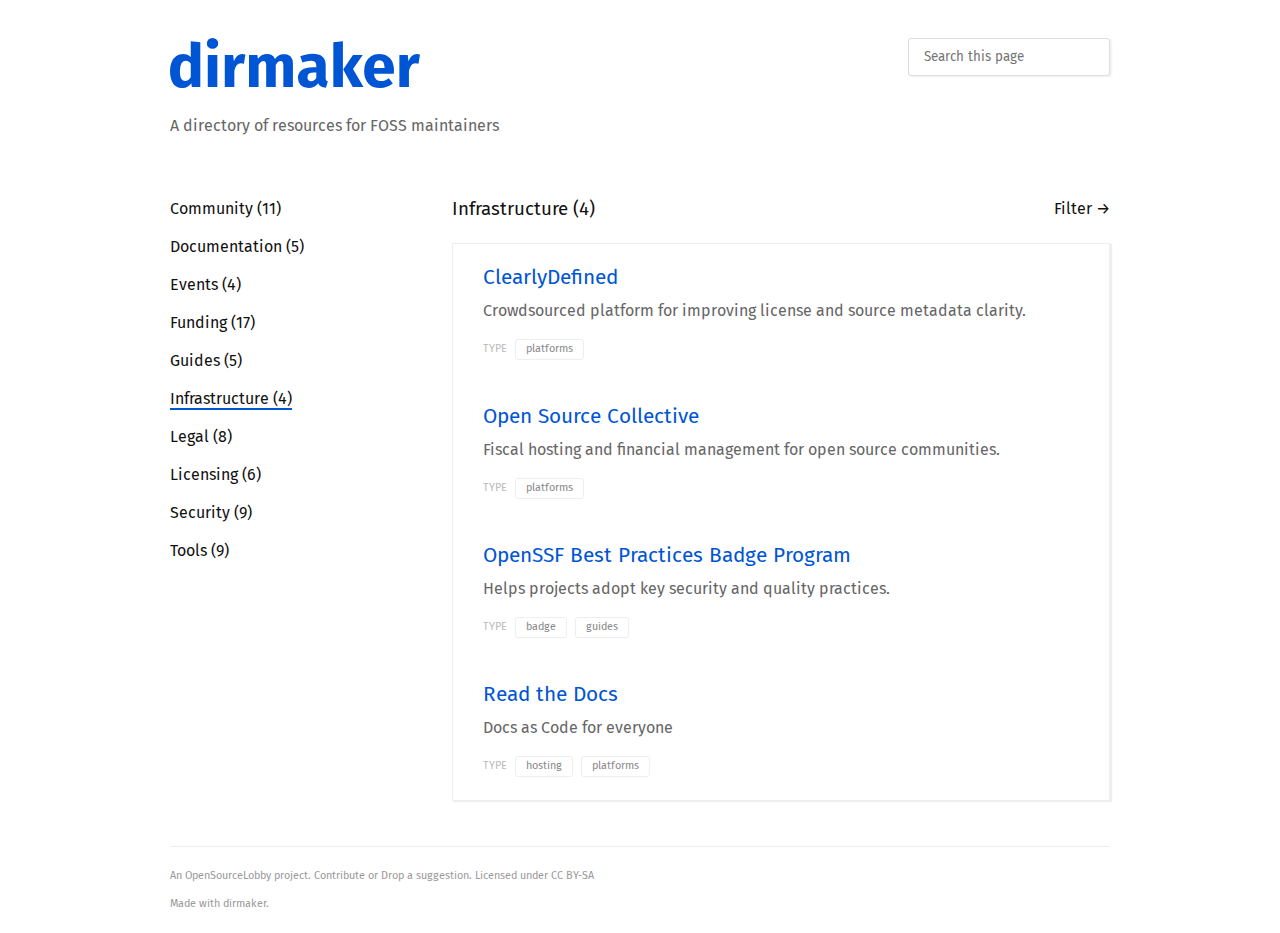
<file: site/infrastructure.html>
<!DOCTYPE html>
<html lang="en">
<head>
	<title>Infrastructure - Directory of resources for FOSS maintainers.</title>
	<meta http-equiv="Content-Type" content="text/html; charset=utf-8" />
	<meta name="description" content="Directory of Infrastructure resources for FOSS maintainers." />
	<meta name="referrer" content="no-referrer">
	<meta name="viewport" content="width=device-width, initial-scale=1" />
	<link rel="image_src" href="https://mysite.com/static/thumb.png" />
	
	<meta property="og:title" content="Infrastructure - Directory of resources for FOSS maintainers." />
	<meta property="og:description" content="Directory of Infrastructure resources for FOSS maintainers." />
	<meta property="og:type" content="website" />
	<meta property="og:url" content="https://mysite.com/infrastructure.html" />
	<meta property="og:image" content="https://mysite.com/static/thumb.png" />
	<link rel="icon" type="image/svg+xml" href="static/favicon.svg">
	<link href='https://fonts.googleapis.com/css?family=Fira+Sans:400&display=swap' rel='stylesheet' type='text/css' />
	<link href="static/style.css" rel="stylesheet" type="text/css" />	
</head>
<body>

<nav class="nav">
	<div class="wrap">
		<header class="header">
			<a href="#" id="burger"><span></span><span></span><span></span></a>
			<div class="logo">
				<a href="/"><img src="static/logo.svg" alt="Resources for FOSS Maintainers" width="auto" height="50" /></a>
				<p class="slogan">A directory of resources for FOSS maintainers</p>
			</div>
			<div class="intro">
				<p><input id="search" class="search" type="text" placeholder="Search this page" /></p>
			</div>
		</header>
	</div>
</nav>

<div class="wrap">
	<div class="container">
		<section class="sidebar" id="sidebar">
			<ul class="index">
        
        <li class="">
        	<a href="community.html">Community (11)</a>
        </li>
        
        <li class="">
        	<a href="documentation.html">Documentation (5)</a>
        </li>
        
        <li class="">
        	<a href="events.html">Events (4)</a>
        </li>
        
        <li class="">
        	<a href="funding.html">Funding (17)</a>
        </li>
        
        <li class="">
        	<a href="guides.html">Guides (5)</a>
        </li>
        
        <li class="selected">
        	<a href="infrastructure.html">Infrastructure (4)</a>
        </li>
        
        <li class="">
        	<a href="legal.html">Legal (8)</a>
        </li>
        
        <li class="">
        	<a href="licensing.html">Licensing (6)</a>
        </li>
        
        <li class="">
        	<a href="security.html">Security (9)</a>
        </li>
        
        <li class="">
        	<a href="tools.html">Tools (9)</a>
        </li>
        
			</ul>
		</section>

		<section class="content">
			
				<a href="#" id="toggle-filters">Filter &rarr;</a>
			
			<section class="section" id="organisations">
				<h3>Infrastructure (4)</h3>

				<div class="filters" id="filters">
					
							
								<div class="group filter-type">
									<h4 class="taxonomy">type</h4>
									<a href="#" class="toggle-filters" data-taxonomy="type" data-state="on">&larr; Toggle</a>
									
										<label for="filter-type-badge">
											<input type="checkbox" id="filter-type-badge"
												data-taxonomy="type"
												value="badge" checked />badge
										</label>
									
										<label for="filter-type-guides">
											<input type="checkbox" id="filter-type-guides"
												data-taxonomy="type"
												value="guides" checked />guides
										</label>
									
										<label for="filter-type-hosting">
											<input type="checkbox" id="filter-type-hosting"
												data-taxonomy="type"
												value="hosting" checked />hosting
										</label>
									
										<label for="filter-type-platforms">
											<input type="checkbox" id="filter-type-platforms"
												data-taxonomy="type"
												value="platforms" checked />platforms
										</label>
									
								</div>
							
					
				</div>

				<ul id="items">
					
						<li class="item"
							
								data-type="platforms|"
							
						>
							<h2 class="title">
								<a href="https://clearlydefined.io/" rel="noreferrer noopener" class="link">ClearlyDefined</a>
							</h2>
							<p class="description">Crowdsourced platform for improving license and source metadata clarity.</p>

							<div class="taxonomies">
								
									
										<div class="group taxonomy-type">
											<span class="name">type</span>
											
												<span class="value">platforms</span>
											

											
										</div>
									
								

							</div>
						</li>
					
						<li class="item"
							
								data-type="platforms|"
							
						>
							<h2 class="title">
								<a href="https://www.oscollective.org/" rel="noreferrer noopener" class="link">Open Source Collective</a>
							</h2>
							<p class="description">Fiscal hosting and financial management for open source communities.</p>

							<div class="taxonomies">
								
									
										<div class="group taxonomy-type">
											<span class="name">type</span>
											
												<span class="value">platforms</span>
											

											
										</div>
									
								

							</div>
						</li>
					
						<li class="item"
							
								data-type="badge|guides|"
							
						>
							<h2 class="title">
								<a href="https://www.bestpractices.dev/en" rel="noreferrer noopener" class="link">OpenSSF Best Practices Badge Program</a>
							</h2>
							<p class="description">Helps projects adopt key security and quality practices.</p>

							<div class="taxonomies">
								
									
										<div class="group taxonomy-type">
											<span class="name">type</span>
											
												<span class="value">badge</span>
											
												<span class="value">guides</span>
											

											
										</div>
									
								

							</div>
						</li>
					
						<li class="item"
							
								data-type="hosting|platforms|"
							
						>
							<h2 class="title">
								<a href="https://readthedocs.org/" rel="noreferrer noopener" class="link">Read the Docs</a>
							</h2>
							<p class="description">Docs as Code for everyone </p>

							<div class="taxonomies">
								
									
										<div class="group taxonomy-type">
											<span class="name">type</span>
											
												<span class="value">hosting</span>
											
												<span class="value">platforms</span>
											

											
										</div>
									
								

							</div>
						</li>
					
				</ul>

				
			</section>

			<h3 id="no-results">No results.</h3>
		</section><!-- content -->
	</div><!-- container -->

	<footer>
		An <a href="https://github.com/opensourcelobby">OpenSourceLobby</a> project. <a href="https://github.com/opensourcelobby/resources">Contribute</a> or <a href="https://forum.fossunited.org/t/resources-for-foss-maintainers/6687">Drop a suggestion</a>. Licensed under <a href="https://creativecommons.org/licenses/by-sa/4.0/">CC BY-SA</a><br>Made with <a href="https://github.com/knadh/dirmaker">dirmaker</a>.
	</footer>
	<script src="static/main.js"></script>
</div>
</body>
</html>
</file>
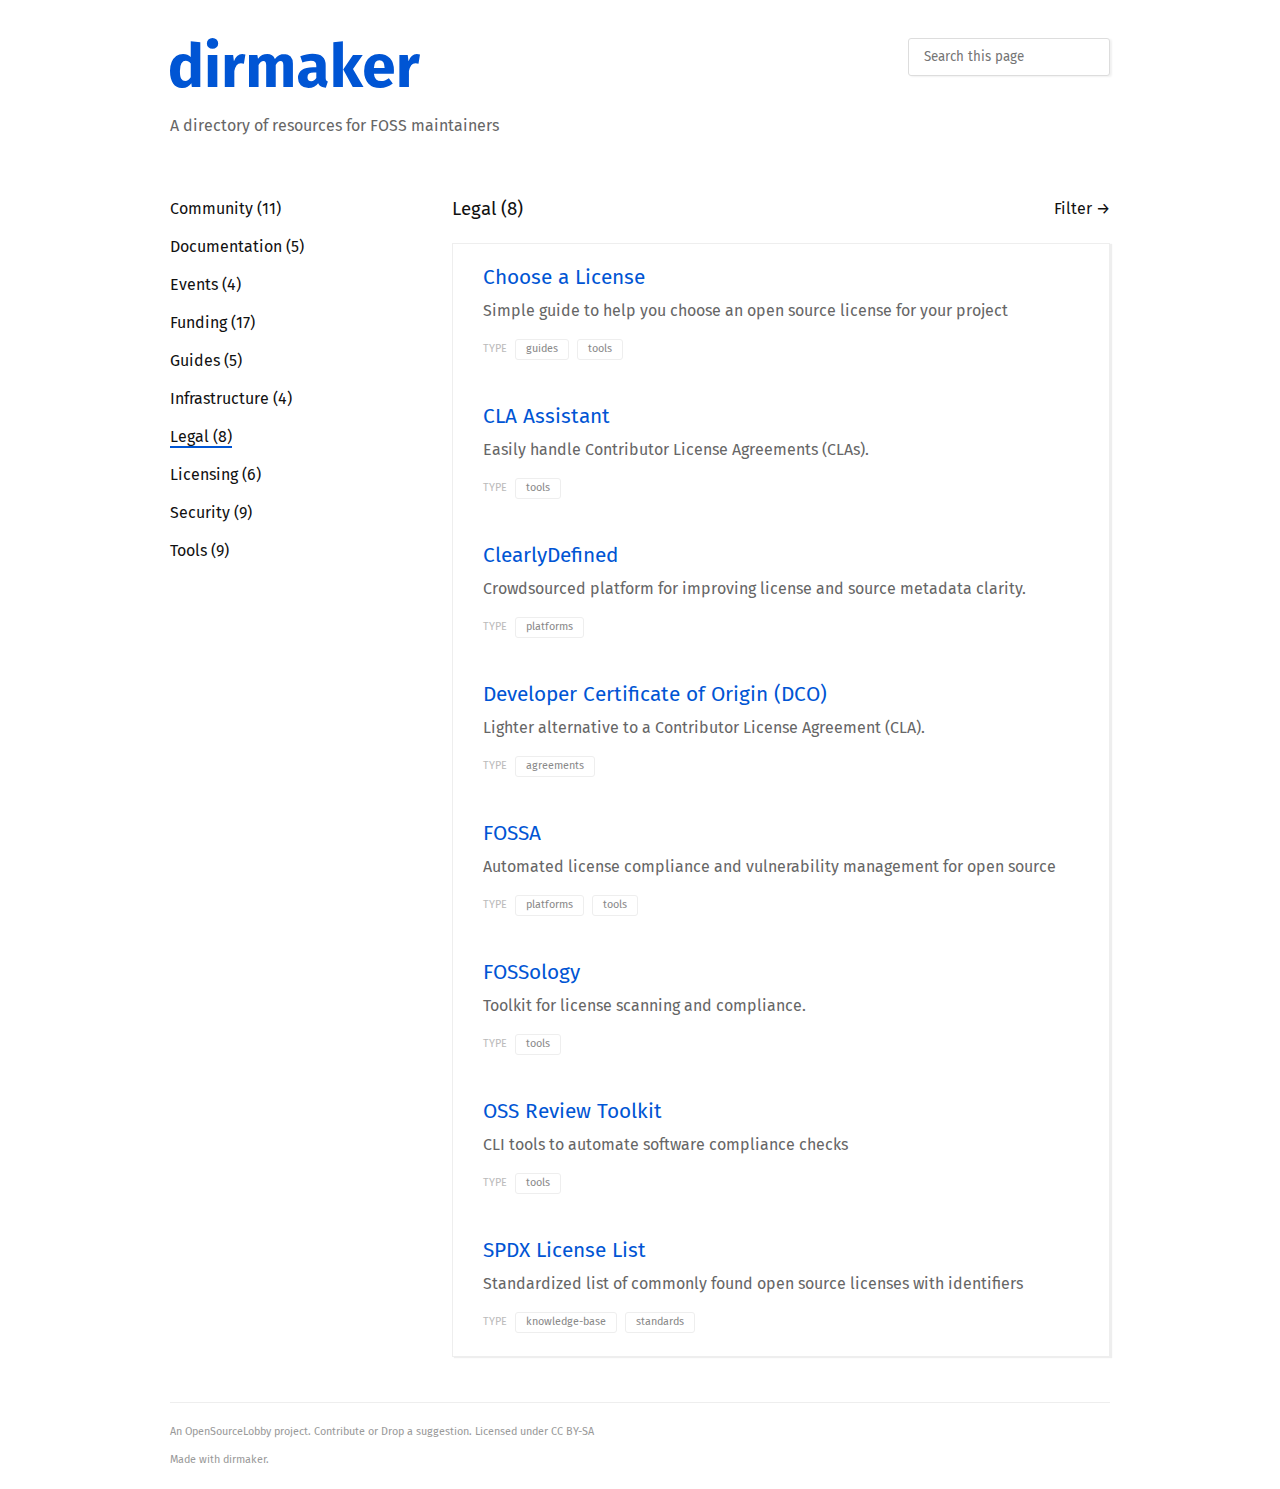
<file: site/legal.html>
<!DOCTYPE html>
<html lang="en">
<head>
	<title>Legal - Directory of resources for FOSS maintainers.</title>
	<meta http-equiv="Content-Type" content="text/html; charset=utf-8" />
	<meta name="description" content="Directory of Legal resources for FOSS maintainers." />
	<meta name="referrer" content="no-referrer">
	<meta name="viewport" content="width=device-width, initial-scale=1" />
	<link rel="image_src" href="https://mysite.com/static/thumb.png" />
	
	<meta property="og:title" content="Legal - Directory of resources for FOSS maintainers." />
	<meta property="og:description" content="Directory of Legal resources for FOSS maintainers." />
	<meta property="og:type" content="website" />
	<meta property="og:url" content="https://mysite.com/legal.html" />
	<meta property="og:image" content="https://mysite.com/static/thumb.png" />
	<link rel="icon" type="image/svg+xml" href="static/favicon.svg">
	<link href='https://fonts.googleapis.com/css?family=Fira+Sans:400&display=swap' rel='stylesheet' type='text/css' />
	<link href="static/style.css" rel="stylesheet" type="text/css" />	
</head>
<body>

<nav class="nav">
	<div class="wrap">
		<header class="header">
			<a href="#" id="burger"><span></span><span></span><span></span></a>
			<div class="logo">
				<a href="/"><img src="static/logo.svg" alt="Resources for FOSS Maintainers" width="auto" height="50" /></a>
				<p class="slogan">A directory of resources for FOSS maintainers</p>
			</div>
			<div class="intro">
				<p><input id="search" class="search" type="text" placeholder="Search this page" /></p>
			</div>
		</header>
	</div>
</nav>

<div class="wrap">
	<div class="container">
		<section class="sidebar" id="sidebar">
			<ul class="index">
        
        <li class="">
        	<a href="community.html">Community (11)</a>
        </li>
        
        <li class="">
        	<a href="documentation.html">Documentation (5)</a>
        </li>
        
        <li class="">
        	<a href="events.html">Events (4)</a>
        </li>
        
        <li class="">
        	<a href="funding.html">Funding (17)</a>
        </li>
        
        <li class="">
        	<a href="guides.html">Guides (5)</a>
        </li>
        
        <li class="">
        	<a href="infrastructure.html">Infrastructure (4)</a>
        </li>
        
        <li class="selected">
        	<a href="legal.html">Legal (8)</a>
        </li>
        
        <li class="">
        	<a href="licensing.html">Licensing (6)</a>
        </li>
        
        <li class="">
        	<a href="security.html">Security (9)</a>
        </li>
        
        <li class="">
        	<a href="tools.html">Tools (9)</a>
        </li>
        
			</ul>
		</section>

		<section class="content">
			
				<a href="#" id="toggle-filters">Filter &rarr;</a>
			
			<section class="section" id="organisations">
				<h3>Legal (8)</h3>

				<div class="filters" id="filters">
					
							
								<div class="group filter-type">
									<h4 class="taxonomy">type</h4>
									<a href="#" class="toggle-filters" data-taxonomy="type" data-state="on">&larr; Toggle</a>
									
										<label for="filter-type-agreements">
											<input type="checkbox" id="filter-type-agreements"
												data-taxonomy="type"
												value="agreements" checked />agreements
										</label>
									
										<label for="filter-type-guides">
											<input type="checkbox" id="filter-type-guides"
												data-taxonomy="type"
												value="guides" checked />guides
										</label>
									
										<label for="filter-type-knowledge-base">
											<input type="checkbox" id="filter-type-knowledge-base"
												data-taxonomy="type"
												value="knowledge-base" checked />knowledge-base
										</label>
									
										<label for="filter-type-platforms">
											<input type="checkbox" id="filter-type-platforms"
												data-taxonomy="type"
												value="platforms" checked />platforms
										</label>
									
										<label for="filter-type-standards">
											<input type="checkbox" id="filter-type-standards"
												data-taxonomy="type"
												value="standards" checked />standards
										</label>
									
										<label for="filter-type-tools">
											<input type="checkbox" id="filter-type-tools"
												data-taxonomy="type"
												value="tools" checked />tools
										</label>
									
								</div>
							
					
				</div>

				<ul id="items">
					
						<li class="item"
							
								data-type="guides|tools|"
							
						>
							<h2 class="title">
								<a href="https://choosealicense.com/" rel="noreferrer noopener" class="link">Choose a License</a>
							</h2>
							<p class="description">Simple guide to help you choose an open source license for your project</p>

							<div class="taxonomies">
								
									
										<div class="group taxonomy-type">
											<span class="name">type</span>
											
												<span class="value">guides</span>
											
												<span class="value">tools</span>
											

											
										</div>
									
								

							</div>
						</li>
					
						<li class="item"
							
								data-type="tools|"
							
						>
							<h2 class="title">
								<a href="https://cla-assistant.io/" rel="noreferrer noopener" class="link">CLA Assistant</a>
							</h2>
							<p class="description">Easily handle Contributor License Agreements (CLAs).</p>

							<div class="taxonomies">
								
									
										<div class="group taxonomy-type">
											<span class="name">type</span>
											
												<span class="value">tools</span>
											

											
										</div>
									
								

							</div>
						</li>
					
						<li class="item"
							
								data-type="platforms|"
							
						>
							<h2 class="title">
								<a href="https://clearlydefined.io/" rel="noreferrer noopener" class="link">ClearlyDefined</a>
							</h2>
							<p class="description">Crowdsourced platform for improving license and source metadata clarity.</p>

							<div class="taxonomies">
								
									
										<div class="group taxonomy-type">
											<span class="name">type</span>
											
												<span class="value">platforms</span>
											

											
										</div>
									
								

							</div>
						</li>
					
						<li class="item"
							
								data-type="agreements|"
							
						>
							<h2 class="title">
								<a href="https://developercertificate.org/" rel="noreferrer noopener" class="link">Developer Certificate of Origin (DCO)</a>
							</h2>
							<p class="description">Lighter alternative to a Contributor License Agreement (CLA).</p>

							<div class="taxonomies">
								
									
										<div class="group taxonomy-type">
											<span class="name">type</span>
											
												<span class="value">agreements</span>
											

											
										</div>
									
								

							</div>
						</li>
					
						<li class="item"
							
								data-type="platforms|tools|"
							
						>
							<h2 class="title">
								<a href="https://fossa.com/" rel="noreferrer noopener" class="link">FOSSA</a>
							</h2>
							<p class="description">Automated license compliance and vulnerability management for open source</p>

							<div class="taxonomies">
								
									
										<div class="group taxonomy-type">
											<span class="name">type</span>
											
												<span class="value">platforms</span>
											
												<span class="value">tools</span>
											

											
										</div>
									
								

							</div>
						</li>
					
						<li class="item"
							
								data-type="tools|"
							
						>
							<h2 class="title">
								<a href="https://www.fossology.org/" rel="noreferrer noopener" class="link">FOSSology</a>
							</h2>
							<p class="description">Toolkit for license scanning and compliance.</p>

							<div class="taxonomies">
								
									
										<div class="group taxonomy-type">
											<span class="name">type</span>
											
												<span class="value">tools</span>
											

											
										</div>
									
								

							</div>
						</li>
					
						<li class="item"
							
								data-type="tools|"
							
						>
							<h2 class="title">
								<a href="https://oss-review-toolkit.org/" rel="noreferrer noopener" class="link">OSS Review Toolkit</a>
							</h2>
							<p class="description">CLI tools to automate software compliance checks</p>

							<div class="taxonomies">
								
									
										<div class="group taxonomy-type">
											<span class="name">type</span>
											
												<span class="value">tools</span>
											

											
										</div>
									
								

							</div>
						</li>
					
						<li class="item"
							
								data-type="knowledge-base|standards|"
							
						>
							<h2 class="title">
								<a href="https://spdx.org/licenses/" rel="noreferrer noopener" class="link">SPDX License List</a>
							</h2>
							<p class="description">Standardized list of commonly found open source licenses with identifiers</p>

							<div class="taxonomies">
								
									
										<div class="group taxonomy-type">
											<span class="name">type</span>
											
												<span class="value">knowledge-base</span>
											
												<span class="value">standards</span>
											

											
										</div>
									
								

							</div>
						</li>
					
				</ul>

				
			</section>

			<h3 id="no-results">No results.</h3>
		</section><!-- content -->
	</div><!-- container -->

	<footer>
		An <a href="https://github.com/opensourcelobby">OpenSourceLobby</a> project. <a href="https://github.com/opensourcelobby/resources">Contribute</a> or <a href="https://forum.fossunited.org/t/resources-for-foss-maintainers/6687">Drop a suggestion</a>. Licensed under <a href="https://creativecommons.org/licenses/by-sa/4.0/">CC BY-SA</a><br>Made with <a href="https://github.com/knadh/dirmaker">dirmaker</a>.
	</footer>
	<script src="static/main.js"></script>
</div>
</body>
</html>
</file>
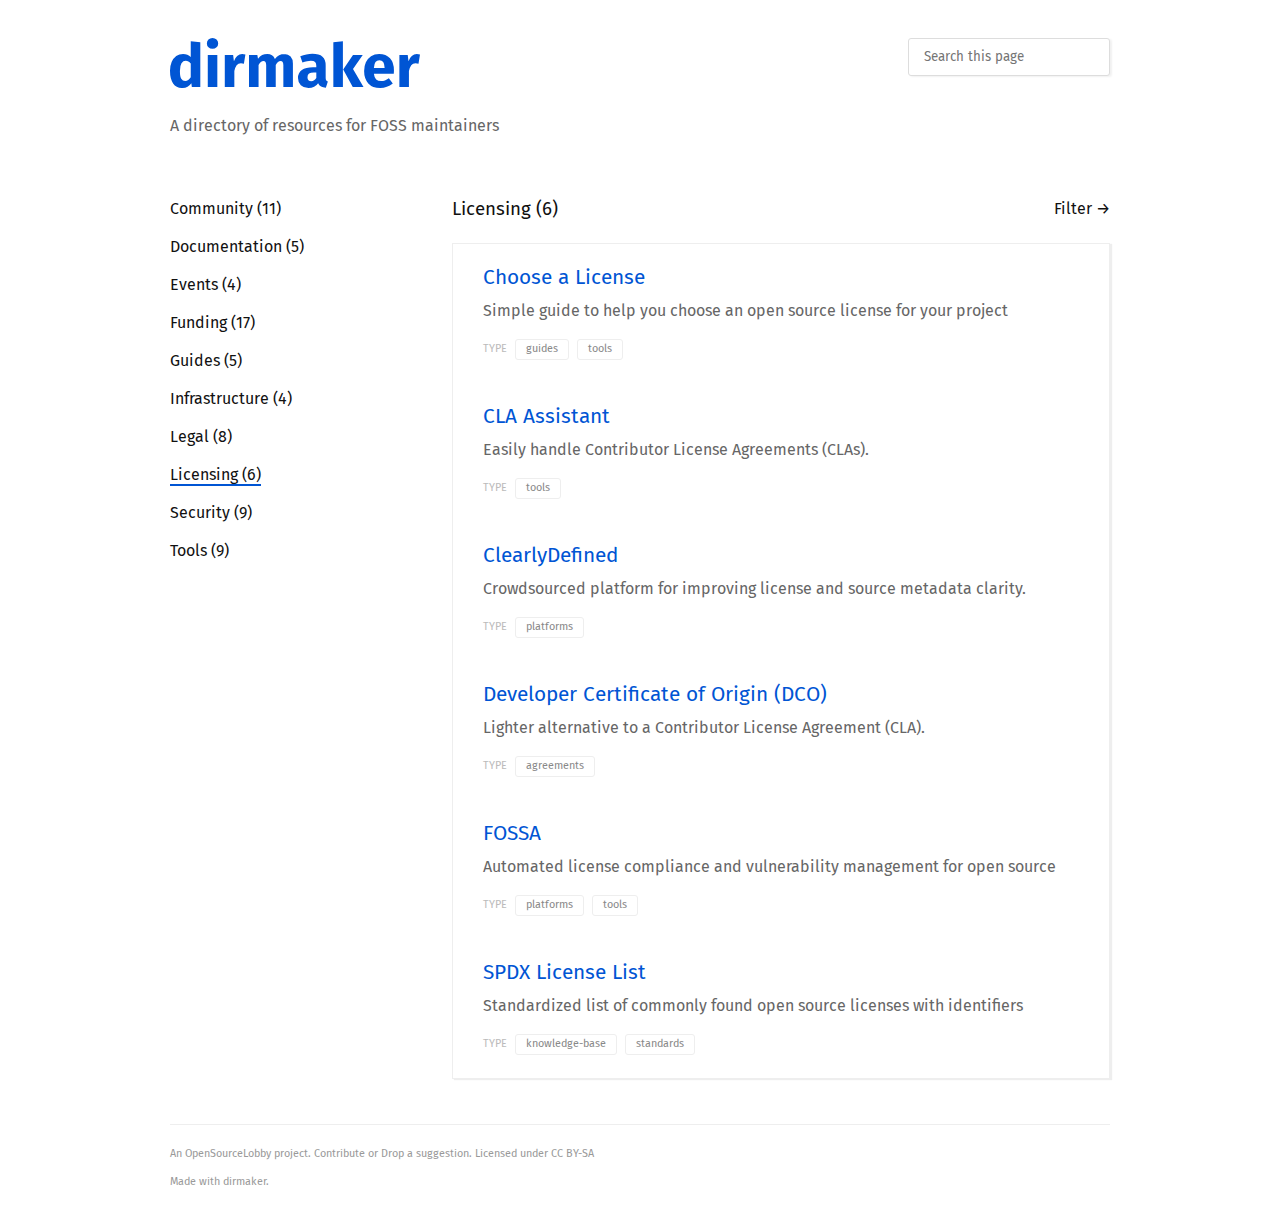
<file: site/licensing.html>
<!DOCTYPE html>
<html lang="en">
<head>
	<title>Licensing - Directory of resources for FOSS maintainers.</title>
	<meta http-equiv="Content-Type" content="text/html; charset=utf-8" />
	<meta name="description" content="Directory of Licensing resources for FOSS maintainers." />
	<meta name="referrer" content="no-referrer">
	<meta name="viewport" content="width=device-width, initial-scale=1" />
	<link rel="image_src" href="https://mysite.com/static/thumb.png" />
	
	<meta property="og:title" content="Licensing - Directory of resources for FOSS maintainers." />
	<meta property="og:description" content="Directory of Licensing resources for FOSS maintainers." />
	<meta property="og:type" content="website" />
	<meta property="og:url" content="https://mysite.com/licensing.html" />
	<meta property="og:image" content="https://mysite.com/static/thumb.png" />
	<link rel="icon" type="image/svg+xml" href="static/favicon.svg">
	<link href='https://fonts.googleapis.com/css?family=Fira+Sans:400&display=swap' rel='stylesheet' type='text/css' />
	<link href="static/style.css" rel="stylesheet" type="text/css" />	
</head>
<body>

<nav class="nav">
	<div class="wrap">
		<header class="header">
			<a href="#" id="burger"><span></span><span></span><span></span></a>
			<div class="logo">
				<a href="/"><img src="static/logo.svg" alt="Resources for FOSS Maintainers" width="auto" height="50" /></a>
				<p class="slogan">A directory of resources for FOSS maintainers</p>
			</div>
			<div class="intro">
				<p><input id="search" class="search" type="text" placeholder="Search this page" /></p>
			</div>
		</header>
	</div>
</nav>

<div class="wrap">
	<div class="container">
		<section class="sidebar" id="sidebar">
			<ul class="index">
        
        <li class="">
        	<a href="community.html">Community (11)</a>
        </li>
        
        <li class="">
        	<a href="documentation.html">Documentation (5)</a>
        </li>
        
        <li class="">
        	<a href="events.html">Events (4)</a>
        </li>
        
        <li class="">
        	<a href="funding.html">Funding (17)</a>
        </li>
        
        <li class="">
        	<a href="guides.html">Guides (5)</a>
        </li>
        
        <li class="">
        	<a href="infrastructure.html">Infrastructure (4)</a>
        </li>
        
        <li class="">
        	<a href="legal.html">Legal (8)</a>
        </li>
        
        <li class="selected">
        	<a href="licensing.html">Licensing (6)</a>
        </li>
        
        <li class="">
        	<a href="security.html">Security (9)</a>
        </li>
        
        <li class="">
        	<a href="tools.html">Tools (9)</a>
        </li>
        
			</ul>
		</section>

		<section class="content">
			
				<a href="#" id="toggle-filters">Filter &rarr;</a>
			
			<section class="section" id="organisations">
				<h3>Licensing (6)</h3>

				<div class="filters" id="filters">
					
							
								<div class="group filter-type">
									<h4 class="taxonomy">type</h4>
									<a href="#" class="toggle-filters" data-taxonomy="type" data-state="on">&larr; Toggle</a>
									
										<label for="filter-type-agreements">
											<input type="checkbox" id="filter-type-agreements"
												data-taxonomy="type"
												value="agreements" checked />agreements
										</label>
									
										<label for="filter-type-guides">
											<input type="checkbox" id="filter-type-guides"
												data-taxonomy="type"
												value="guides" checked />guides
										</label>
									
										<label for="filter-type-knowledge-base">
											<input type="checkbox" id="filter-type-knowledge-base"
												data-taxonomy="type"
												value="knowledge-base" checked />knowledge-base
										</label>
									
										<label for="filter-type-platforms">
											<input type="checkbox" id="filter-type-platforms"
												data-taxonomy="type"
												value="platforms" checked />platforms
										</label>
									
										<label for="filter-type-standards">
											<input type="checkbox" id="filter-type-standards"
												data-taxonomy="type"
												value="standards" checked />standards
										</label>
									
										<label for="filter-type-tools">
											<input type="checkbox" id="filter-type-tools"
												data-taxonomy="type"
												value="tools" checked />tools
										</label>
									
								</div>
							
					
				</div>

				<ul id="items">
					
						<li class="item"
							
								data-type="guides|tools|"
							
						>
							<h2 class="title">
								<a href="https://choosealicense.com/" rel="noreferrer noopener" class="link">Choose a License</a>
							</h2>
							<p class="description">Simple guide to help you choose an open source license for your project</p>

							<div class="taxonomies">
								
									
										<div class="group taxonomy-type">
											<span class="name">type</span>
											
												<span class="value">guides</span>
											
												<span class="value">tools</span>
											

											
										</div>
									
								

							</div>
						</li>
					
						<li class="item"
							
								data-type="tools|"
							
						>
							<h2 class="title">
								<a href="https://cla-assistant.io/" rel="noreferrer noopener" class="link">CLA Assistant</a>
							</h2>
							<p class="description">Easily handle Contributor License Agreements (CLAs).</p>

							<div class="taxonomies">
								
									
										<div class="group taxonomy-type">
											<span class="name">type</span>
											
												<span class="value">tools</span>
											

											
										</div>
									
								

							</div>
						</li>
					
						<li class="item"
							
								data-type="platforms|"
							
						>
							<h2 class="title">
								<a href="https://clearlydefined.io/" rel="noreferrer noopener" class="link">ClearlyDefined</a>
							</h2>
							<p class="description">Crowdsourced platform for improving license and source metadata clarity.</p>

							<div class="taxonomies">
								
									
										<div class="group taxonomy-type">
											<span class="name">type</span>
											
												<span class="value">platforms</span>
											

											
										</div>
									
								

							</div>
						</li>
					
						<li class="item"
							
								data-type="agreements|"
							
						>
							<h2 class="title">
								<a href="https://developercertificate.org/" rel="noreferrer noopener" class="link">Developer Certificate of Origin (DCO)</a>
							</h2>
							<p class="description">Lighter alternative to a Contributor License Agreement (CLA).</p>

							<div class="taxonomies">
								
									
										<div class="group taxonomy-type">
											<span class="name">type</span>
											
												<span class="value">agreements</span>
											

											
										</div>
									
								

							</div>
						</li>
					
						<li class="item"
							
								data-type="platforms|tools|"
							
						>
							<h2 class="title">
								<a href="https://fossa.com/" rel="noreferrer noopener" class="link">FOSSA</a>
							</h2>
							<p class="description">Automated license compliance and vulnerability management for open source</p>

							<div class="taxonomies">
								
									
										<div class="group taxonomy-type">
											<span class="name">type</span>
											
												<span class="value">platforms</span>
											
												<span class="value">tools</span>
											

											
										</div>
									
								

							</div>
						</li>
					
						<li class="item"
							
								data-type="knowledge-base|standards|"
							
						>
							<h2 class="title">
								<a href="https://spdx.org/licenses/" rel="noreferrer noopener" class="link">SPDX License List</a>
							</h2>
							<p class="description">Standardized list of commonly found open source licenses with identifiers</p>

							<div class="taxonomies">
								
									
										<div class="group taxonomy-type">
											<span class="name">type</span>
											
												<span class="value">knowledge-base</span>
											
												<span class="value">standards</span>
											

											
										</div>
									
								

							</div>
						</li>
					
				</ul>

				
			</section>

			<h3 id="no-results">No results.</h3>
		</section><!-- content -->
	</div><!-- container -->

	<footer>
		An <a href="https://github.com/opensourcelobby">OpenSourceLobby</a> project. <a href="https://github.com/opensourcelobby/resources">Contribute</a> or <a href="https://forum.fossunited.org/t/resources-for-foss-maintainers/6687">Drop a suggestion</a>. Licensed under <a href="https://creativecommons.org/licenses/by-sa/4.0/">CC BY-SA</a><br>Made with <a href="https://github.com/knadh/dirmaker">dirmaker</a>.
	</footer>
	<script src="static/main.js"></script>
</div>
</body>
</html>
</file>
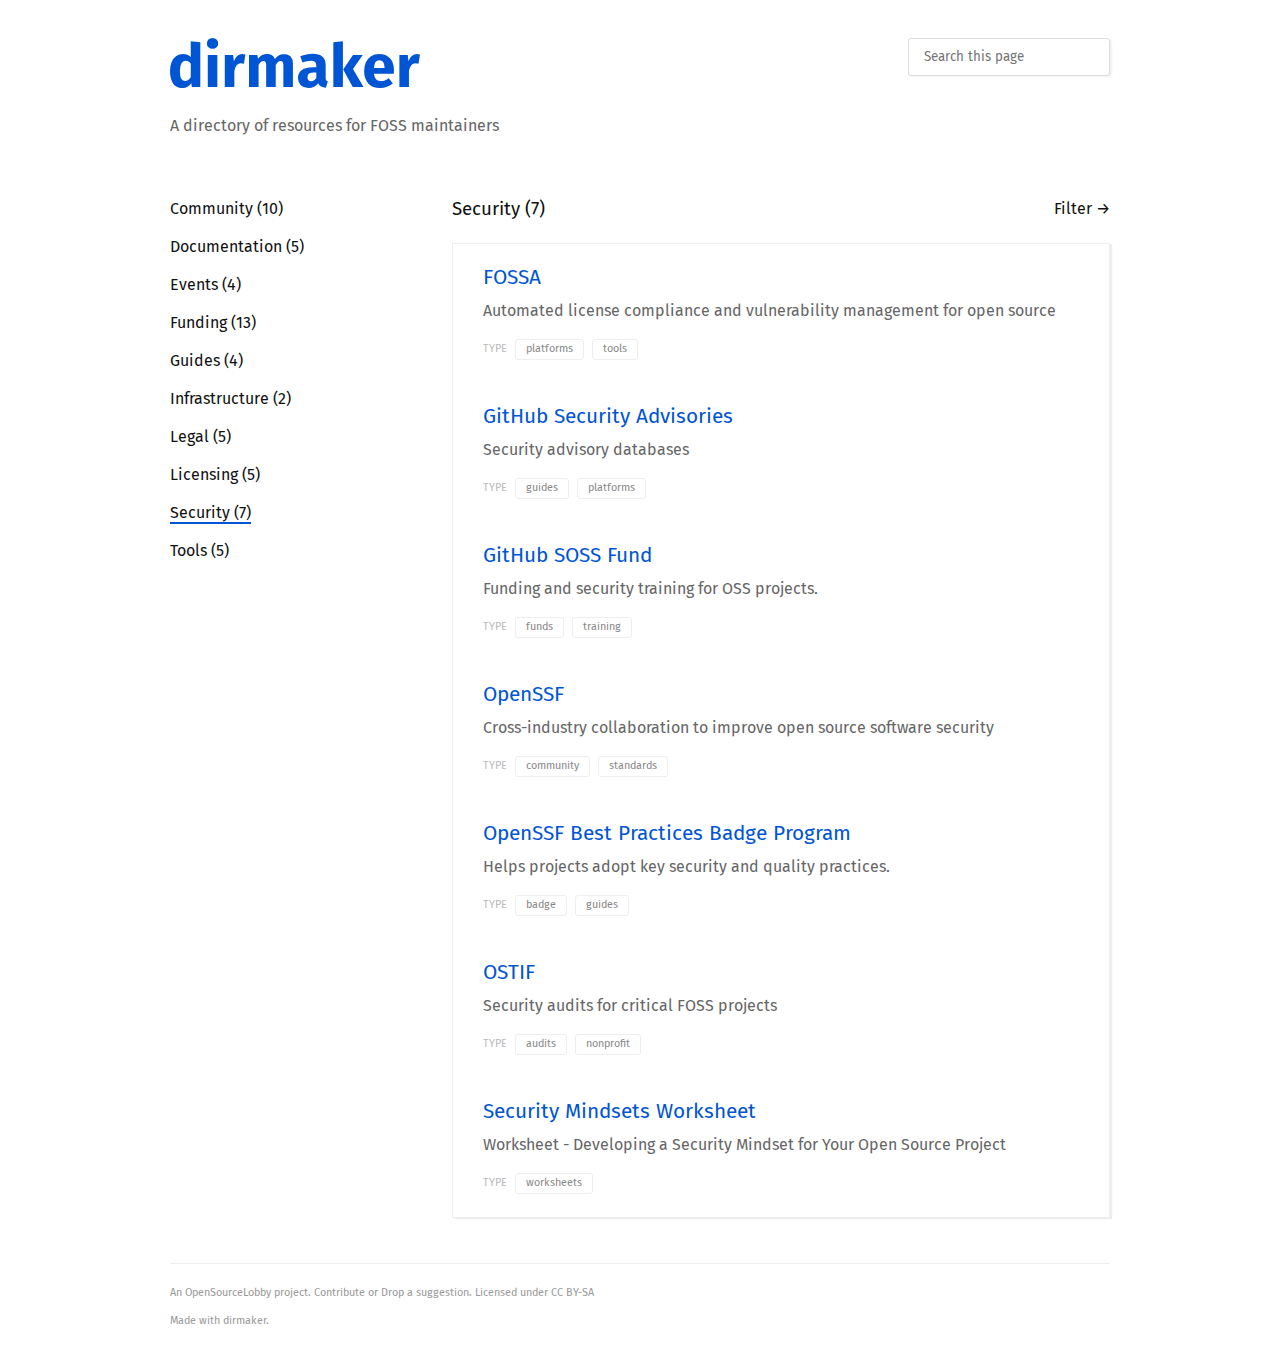
<file: site/security.html>
<!DOCTYPE html>
<html lang="en">
<head>
	<title>Security - Directory of resources for FOSS maintainers.</title>
	<meta http-equiv="Content-Type" content="text/html; charset=utf-8" />
	<meta name="description" content="Directory of Security resources for FOSS maintainers." />
	<meta name="referrer" content="no-referrer">
	<meta name="viewport" content="width=device-width, initial-scale=1" />
	<link rel="image_src" href="https://mysite.com/static/thumb.png" />
	
	<meta property="og:title" content="Security - Directory of resources for FOSS maintainers." />
	<meta property="og:description" content="Directory of Security resources for FOSS maintainers." />
	<meta property="og:type" content="website" />
	<meta property="og:url" content="https://mysite.com/security.html" />
	<meta property="og:image" content="https://mysite.com/static/thumb.png" />
	<link rel="icon" type="image/svg+xml" href="static/favicon.svg">
	<link href='https://fonts.googleapis.com/css?family=Fira+Sans:400&display=swap' rel='stylesheet' type='text/css' />
	<link href="static/style.css" rel="stylesheet" type="text/css" />	
</head>
<body>

<nav class="nav">
	<div class="wrap">
		<header class="header">
			<a href="#" id="burger"><span></span><span></span><span></span></a>
			<div class="logo">
				<a href="/"><img src="static/logo.svg" alt="Resources for FOSS Maintainers" width="auto" height="50" /></a>
				<p class="slogan">A directory of resources for FOSS maintainers</p>
			</div>
			<div class="intro">
				<p><input id="search" class="search" type="text" placeholder="Search this page" /></p>
			</div>
		</header>
	</div>
</nav>

<div class="wrap">
	<div class="container">
		<section class="sidebar" id="sidebar">
			<ul class="index">
        
        <li class="">
        	<a href="community.html">Community (10)</a>
        </li>
        
        <li class="">
        	<a href="documentation.html">Documentation (5)</a>
        </li>
        
        <li class="">
        	<a href="events.html">Events (4)</a>
        </li>
        
        <li class="">
        	<a href="funding.html">Funding (13)</a>
        </li>
        
        <li class="">
        	<a href="guides.html">Guides (4)</a>
        </li>
        
        <li class="">
        	<a href="infrastructure.html">Infrastructure (2)</a>
        </li>
        
        <li class="">
        	<a href="legal.html">Legal (5)</a>
        </li>
        
        <li class="">
        	<a href="licensing.html">Licensing (5)</a>
        </li>
        
        <li class="selected">
        	<a href="security.html">Security (7)</a>
        </li>
        
        <li class="">
        	<a href="tools.html">Tools (5)</a>
        </li>
        
			</ul>
		</section>

		<section class="content">
			
				<a href="#" id="toggle-filters">Filter &rarr;</a>
			
			<section class="section" id="organisations">
				<h3>Security (7)</h3>

				<div class="filters" id="filters">
					
							
								<div class="group filter-type">
									<h4 class="taxonomy">type</h4>
									<a href="#" class="toggle-filters" data-taxonomy="type" data-state="on">&larr; Toggle</a>
									
										<label for="filter-type-audits">
											<input type="checkbox" id="filter-type-audits"
												data-taxonomy="type"
												value="audits" checked />audits
										</label>
									
										<label for="filter-type-badge">
											<input type="checkbox" id="filter-type-badge"
												data-taxonomy="type"
												value="badge" checked />badge
										</label>
									
										<label for="filter-type-community">
											<input type="checkbox" id="filter-type-community"
												data-taxonomy="type"
												value="community" checked />community
										</label>
									
										<label for="filter-type-funds">
											<input type="checkbox" id="filter-type-funds"
												data-taxonomy="type"
												value="funds" checked />funds
										</label>
									
										<label for="filter-type-guides">
											<input type="checkbox" id="filter-type-guides"
												data-taxonomy="type"
												value="guides" checked />guides
										</label>
									
										<label for="filter-type-nonprofit">
											<input type="checkbox" id="filter-type-nonprofit"
												data-taxonomy="type"
												value="nonprofit" checked />nonprofit
										</label>
									
										<label for="filter-type-platforms">
											<input type="checkbox" id="filter-type-platforms"
												data-taxonomy="type"
												value="platforms" checked />platforms
										</label>
									
										<label for="filter-type-standards">
											<input type="checkbox" id="filter-type-standards"
												data-taxonomy="type"
												value="standards" checked />standards
										</label>
									
										<label for="filter-type-tools">
											<input type="checkbox" id="filter-type-tools"
												data-taxonomy="type"
												value="tools" checked />tools
										</label>
									
										<label for="filter-type-training">
											<input type="checkbox" id="filter-type-training"
												data-taxonomy="type"
												value="training" checked />training
										</label>
									
										<label for="filter-type-worksheets">
											<input type="checkbox" id="filter-type-worksheets"
												data-taxonomy="type"
												value="worksheets" checked />worksheets
										</label>
									
								</div>
							
					
				</div>

				<ul id="items">
					
						<li class="item"
							
								data-type="platforms|tools|"
							
						>
							<h2 class="title">
								<a href="https://fossa.com/" rel="noreferrer noopener" class="link">FOSSA</a>
							</h2>
							<p class="description">Automated license compliance and vulnerability management for open source</p>

							<div class="taxonomies">
								
									
										<div class="group taxonomy-type">
											<span class="name">type</span>
											
												<span class="value">platforms</span>
											
												<span class="value">tools</span>
											

											
										</div>
									
								

							</div>
						</li>
					
						<li class="item"
							
								data-type="guides|platforms|"
							
						>
							<h2 class="title">
								<a href="https://docs.github.com/en/code-security/security-advisories" rel="noreferrer noopener" class="link">GitHub Security Advisories</a>
							</h2>
							<p class="description">Security advisory databases</p>

							<div class="taxonomies">
								
									
										<div class="group taxonomy-type">
											<span class="name">type</span>
											
												<span class="value">guides</span>
											
												<span class="value">platforms</span>
											

											
										</div>
									
								

							</div>
						</li>
					
						<li class="item"
							
								data-type="funds|training|"
							
						>
							<h2 class="title">
								<a href="https://resources.github.com/github-secure-open-source-fund/" rel="noreferrer noopener" class="link">GitHub SOSS Fund</a>
							</h2>
							<p class="description">Funding and security training for OSS projects.</p>

							<div class="taxonomies">
								
									
										<div class="group taxonomy-type">
											<span class="name">type</span>
											
												<span class="value">funds</span>
											
												<span class="value">training</span>
											

											
										</div>
									
								

							</div>
						</li>
					
						<li class="item"
							
								data-type="community|standards|"
							
						>
							<h2 class="title">
								<a href="https://openssf.org/" rel="noreferrer noopener" class="link">OpenSSF</a>
							</h2>
							<p class="description">Cross-industry collaboration to improve open source software security</p>

							<div class="taxonomies">
								
									
										<div class="group taxonomy-type">
											<span class="name">type</span>
											
												<span class="value">community</span>
											
												<span class="value">standards</span>
											

											
										</div>
									
								

							</div>
						</li>
					
						<li class="item"
							
								data-type="badge|guides|"
							
						>
							<h2 class="title">
								<a href="https://www.bestpractices.dev/en" rel="noreferrer noopener" class="link">OpenSSF Best Practices Badge Program</a>
							</h2>
							<p class="description">Helps projects adopt key security and quality practices.</p>

							<div class="taxonomies">
								
									
										<div class="group taxonomy-type">
											<span class="name">type</span>
											
												<span class="value">badge</span>
											
												<span class="value">guides</span>
											

											
										</div>
									
								

							</div>
						</li>
					
						<li class="item"
							
								data-type="audits|nonprofit|"
							
						>
							<h2 class="title">
								<a href="https://ostif.org/" rel="noreferrer noopener" class="link">OSTIF</a>
							</h2>
							<p class="description">Security audits for critical FOSS projects</p>

							<div class="taxonomies">
								
									
										<div class="group taxonomy-type">
											<span class="name">type</span>
											
												<span class="value">audits</span>
											
												<span class="value">nonprofit</span>
											

											
										</div>
									
								

							</div>
						</li>
					
						<li class="item"
							
								data-type="worksheets|"
							
						>
							<h2 class="title">
								<a href="https://eoss-om-communitycalls.github.io/2025-05-22-security-mindsets-worksheet/" rel="noreferrer noopener" class="link">Security Mindsets Worksheet</a>
							</h2>
							<p class="description">Worksheet - Developing a Security Mindset for Your Open Source Project</p>

							<div class="taxonomies">
								
									
										<div class="group taxonomy-type">
											<span class="name">type</span>
											
												<span class="value">worksheets</span>
											

											
										</div>
									
								

							</div>
						</li>
					
				</ul>

				
			</section>

			<h3 id="no-results">No results.</h3>
		</section><!-- content -->
	</div><!-- container -->

	<footer>
		An <a href="https://github.com/opensourcelobby">OpenSourceLobby</a> project. <a href="https://github.com/opensourcelobby/resources">Contribute</a> or <a href="https://forum.fossunited.org/t/resources-for-foss-maintainers/6687">Drop a suggestion</a>. Licensed under <a href="https://creativecommons.org/licenses/by-sa/4.0/">CC BY-SA</a><br>Made with <a href="https://github.com/knadh/dirmaker">dirmaker</a>.
	</footer>
	<script src="static/main.js"></script>
</div>
</body>
</html>
</file>
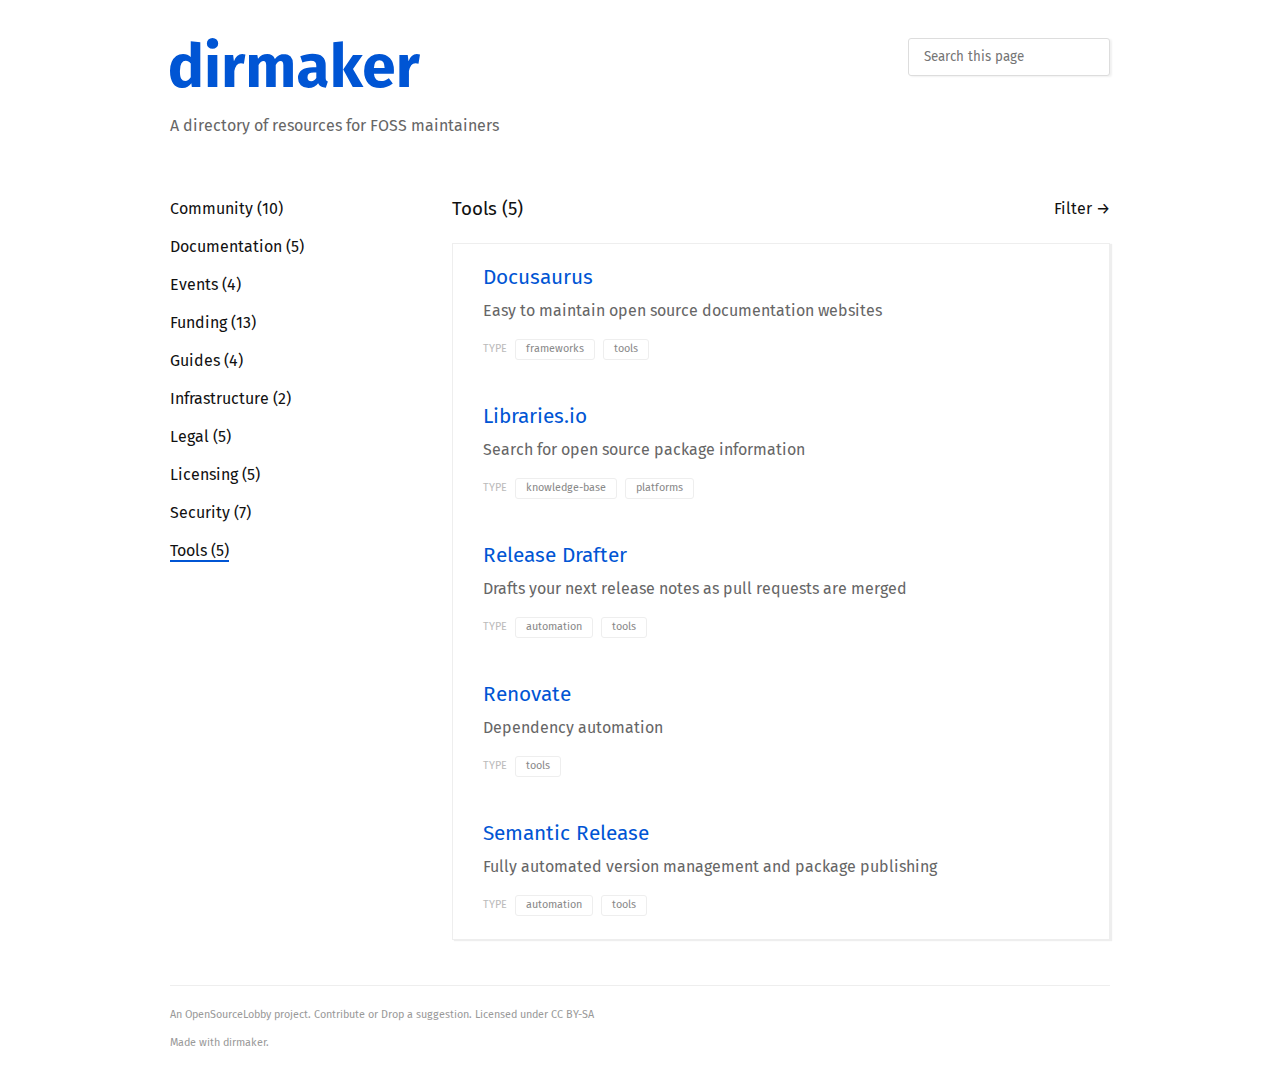
<file: site/tools.html>
<!DOCTYPE html>
<html lang="en">
<head>
	<title>Tools - Directory of resources for FOSS maintainers.</title>
	<meta http-equiv="Content-Type" content="text/html; charset=utf-8" />
	<meta name="description" content="Directory of Tools resources for FOSS maintainers." />
	<meta name="referrer" content="no-referrer">
	<meta name="viewport" content="width=device-width, initial-scale=1" />
	<link rel="image_src" href="https://mysite.com/static/thumb.png" />
	
	<meta property="og:title" content="Tools - Directory of resources for FOSS maintainers." />
	<meta property="og:description" content="Directory of Tools resources for FOSS maintainers." />
	<meta property="og:type" content="website" />
	<meta property="og:url" content="https://mysite.com/tools.html" />
	<meta property="og:image" content="https://mysite.com/static/thumb.png" />
	<link rel="icon" type="image/svg+xml" href="static/favicon.svg">
	<link href='https://fonts.googleapis.com/css?family=Fira+Sans:400&display=swap' rel='stylesheet' type='text/css' />
	<link href="static/style.css" rel="stylesheet" type="text/css" />	
</head>
<body>

<nav class="nav">
	<div class="wrap">
		<header class="header">
			<a href="#" id="burger"><span></span><span></span><span></span></a>
			<div class="logo">
				<a href="/"><img src="static/logo.svg" alt="Resources for FOSS Maintainers" width="auto" height="50" /></a>
				<p class="slogan">A directory of resources for FOSS maintainers</p>
			</div>
			<div class="intro">
				<p><input id="search" class="search" type="text" placeholder="Search this page" /></p>
			</div>
		</header>
	</div>
</nav>

<div class="wrap">
	<div class="container">
		<section class="sidebar" id="sidebar">
			<ul class="index">
        
        <li class="">
        	<a href="community.html">Community (10)</a>
        </li>
        
        <li class="">
        	<a href="documentation.html">Documentation (5)</a>
        </li>
        
        <li class="">
        	<a href="events.html">Events (4)</a>
        </li>
        
        <li class="">
        	<a href="funding.html">Funding (13)</a>
        </li>
        
        <li class="">
        	<a href="guides.html">Guides (4)</a>
        </li>
        
        <li class="">
        	<a href="infrastructure.html">Infrastructure (2)</a>
        </li>
        
        <li class="">
        	<a href="legal.html">Legal (5)</a>
        </li>
        
        <li class="">
        	<a href="licensing.html">Licensing (5)</a>
        </li>
        
        <li class="">
        	<a href="security.html">Security (7)</a>
        </li>
        
        <li class="selected">
        	<a href="tools.html">Tools (5)</a>
        </li>
        
			</ul>
		</section>

		<section class="content">
			
				<a href="#" id="toggle-filters">Filter &rarr;</a>
			
			<section class="section" id="organisations">
				<h3>Tools (5)</h3>

				<div class="filters" id="filters">
					
							
								<div class="group filter-type">
									<h4 class="taxonomy">type</h4>
									<a href="#" class="toggle-filters" data-taxonomy="type" data-state="on">&larr; Toggle</a>
									
										<label for="filter-type-automation">
											<input type="checkbox" id="filter-type-automation"
												data-taxonomy="type"
												value="automation" checked />automation
										</label>
									
										<label for="filter-type-frameworks">
											<input type="checkbox" id="filter-type-frameworks"
												data-taxonomy="type"
												value="frameworks" checked />frameworks
										</label>
									
										<label for="filter-type-knowledge-base">
											<input type="checkbox" id="filter-type-knowledge-base"
												data-taxonomy="type"
												value="knowledge-base" checked />knowledge-base
										</label>
									
										<label for="filter-type-platforms">
											<input type="checkbox" id="filter-type-platforms"
												data-taxonomy="type"
												value="platforms" checked />platforms
										</label>
									
										<label for="filter-type-tools">
											<input type="checkbox" id="filter-type-tools"
												data-taxonomy="type"
												value="tools" checked />tools
										</label>
									
								</div>
							
					
				</div>

				<ul id="items">
					
						<li class="item"
							
								data-type="frameworks|tools|"
							
						>
							<h2 class="title">
								<a href="https://docusaurus.io/" rel="noreferrer noopener" class="link">Docusaurus</a>
							</h2>
							<p class="description">Easy to maintain open source documentation websites</p>

							<div class="taxonomies">
								
									
										<div class="group taxonomy-type">
											<span class="name">type</span>
											
												<span class="value">frameworks</span>
											
												<span class="value">tools</span>
											

											
										</div>
									
								

							</div>
						</li>
					
						<li class="item"
							
								data-type="knowledge-base|platforms|"
							
						>
							<h2 class="title">
								<a href="https://libraries.io/" rel="noreferrer noopener" class="link">Libraries.io</a>
							</h2>
							<p class="description">Search for open source package information</p>

							<div class="taxonomies">
								
									
										<div class="group taxonomy-type">
											<span class="name">type</span>
											
												<span class="value">knowledge-base</span>
											
												<span class="value">platforms</span>
											

											
										</div>
									
								

							</div>
						</li>
					
						<li class="item"
							
								data-type="automation|tools|"
							
						>
							<h2 class="title">
								<a href="https://github.com/release-drafter/release-drafter" rel="noreferrer noopener" class="link">Release Drafter</a>
							</h2>
							<p class="description">Drafts your next release notes as pull requests are merged</p>

							<div class="taxonomies">
								
									
										<div class="group taxonomy-type">
											<span class="name">type</span>
											
												<span class="value">automation</span>
											
												<span class="value">tools</span>
											

											
										</div>
									
								

							</div>
						</li>
					
						<li class="item"
							
								data-type="tools|"
							
						>
							<h2 class="title">
								<a href="https://github.com/renovatebot/renovate" rel="noreferrer noopener" class="link">Renovate</a>
							</h2>
							<p class="description">Dependency automation</p>

							<div class="taxonomies">
								
									
										<div class="group taxonomy-type">
											<span class="name">type</span>
											
												<span class="value">tools</span>
											

											
										</div>
									
								

							</div>
						</li>
					
						<li class="item"
							
								data-type="automation|tools|"
							
						>
							<h2 class="title">
								<a href="https://semantic-release.gitbook.io/" rel="noreferrer noopener" class="link">Semantic Release</a>
							</h2>
							<p class="description">Fully automated version management and package publishing</p>

							<div class="taxonomies">
								
									
										<div class="group taxonomy-type">
											<span class="name">type</span>
											
												<span class="value">automation</span>
											
												<span class="value">tools</span>
											

											
										</div>
									
								

							</div>
						</li>
					
				</ul>

				
			</section>

			<h3 id="no-results">No results.</h3>
		</section><!-- content -->
	</div><!-- container -->

	<footer>
		An <a href="https://github.com/opensourcelobby">OpenSourceLobby</a> project. <a href="https://github.com/opensourcelobby/resources">Contribute</a> or <a href="https://forum.fossunited.org/t/resources-for-foss-maintainers/6687">Drop a suggestion</a>. Licensed under <a href="https://creativecommons.org/licenses/by-sa/4.0/">CC BY-SA</a><br>Made with <a href="https://github.com/knadh/dirmaker">dirmaker</a>.
	</footer>
	<script src="static/main.js"></script>
</div>
</body>
</html>
</file>
<file: site/static/style.css>
:root {
	--primary: #0055d4;
	--light: #888;
	--lighter: #bbb;

	--size-xsmall: 0.675em;
}

* {
	box-sizing: border-box;
}
body {
	font-family: "Fira Sans", "Helvetica Neue", "Segoe UI", sans-serif;
	font-size: 16px;
	line-height: 28px;
	color: #666;
}

input, textarea, select {
	font-family: "Fira Sans", "Helvetica Neue", "Segoe UI", sans-serif;
	border: 1px solid #ddd;
	padding: 10px 15px;
	border-radius: 3px;
}

h1, h2, h3, h4, h5 {
	font-weight: 400;
	margin: 0 0 20px 0;
	color: #111;
}
h1 {
	font-size: 2em;
}
h2 {
	font-size: 1.3em;
	margin-bottom: 5px;
}
	h1 a, h2 a, h3 a {
		color: var(--primary);
	}

a {
	color: #111;
	text-decoration: none;
}
	a:hover {
		border-bottom: 2px solid var(--primary);
	}

p {
	margin: 0 0 10px 0;
}

ul {
	margin: 0;
	padding: 0;
	list-style-type: none;
}

footer {
	font-size: var(--size-xsmall);
	border-top: 1px solid #eee;
	margin: 45px 0 15px 0;
	padding-top: 15px;
	color: #999;
}
	footer a {
		color: #999;
	}

.wrap {
	max-width: 1000px;
	margin: 0 auto;
	padding: 30px 30px 0 30px;
}
.header {
	width: 100%;
	display: flex;
	margin-bottom: 15px;
}
	.logo a {
		border: 0;
	}
	.logo .slogan {
		margin-top: 15px;
	}
	#burger {
		float: right;
		display: none;
	}
		#burger span {
			background: #111;
			display: block;
			height: 3px;
			width: 25px;
			margin-bottom: 4px;
			border-radius: 2px;
		}
		#burger:hover {
			border: 0;
		}
		#burger:hover span {
			background: var(--primary);
		}

.container {
	display: flex;
}
.sidebar {
	flex: 30%;
}
	.sidebar li {
		margin-bottom: 10px;
		font-style: capitalize;
	}
	.sidebar li.selected a {
		border-bottom: 2px solid var(--primary);
	}
.content {
	flex: 70%;
}

.index {
	margin: 0;
}
.intro {
	margin-left: auto;
}
.search {
	float: right;
	box-shadow: 2px 1px 2px #f1f1f1;
}

/* Entries */
#toggle-filters {
	float: right;
}

#filters {
	margin-bottom: 30px;
	display: none;
}
	#filters .taxonomy {
		margin: 0;
		color: var(--light);
		text-transform: uppercase;
	}
	#filters .group {
		margin-bottom: 15px;
	}
	#filters label {
		cursor: pointer;
		margin-right: 10px;
		display: inline-block;
	}

.toggle-filters {
	font-size: var(--size-xsmall);
	float: right;
}

#items {
	box-shadow: 2px 1px 1px #eee;
	border: 1px solid #eee;
}
	#items .item {
		padding: 20px 30px;
	}
	#items .item:hover {
		background: #f9f9f9;
	}

#items .taxonomies {
	font-size: var(--size-xsmall);
	color: var(--lighter);
}
	#items .taxonomies .name {
		text-transform: uppercase;
		margin-right: 5px;
	}
	#items .taxonomies .value {
		border: 1px solid #eee;
		color: var(--light);
		line-height: 1em;
		text-align: center;
		margin-right: 5px;

		display: inline-block;
		padding: 4px 10px;
		border-radius: 3px;
	}
	#items .taxonomies .group {
		display: inline-block;
		margin-right: 15px;
	}

	/* Show max 5 tags and the "Reveal" link next to it */
	#items .taxonomies .group .value:nth-child(n+6) {
		display: none;
	}
	#items .taxonomies .group.visible .value {
		display: inline-block !important;
	}

#no-results {
	display: none;
	margin-top: 30px;
}

.pagination {
	margin-top: 30px;	
}
	.pagination li {
		display: inline-block;
		margin: 0 15px 0 0;
	}
	.pagination .active a {
		color: var(--primary);
		border-bottom: 2px solid var(--primary);
	}

.shake {
  animation: shake 150ms cubic-bezier(.36,.07,.19,.97) both;
  transform: translate3d(0, 0, 0);
  backface-visibility: hidden;
  perspective: 1000px;
}
@keyframes shake {
	0% {
		scale: 1;
	}
	20% {
		scale: 1.01;
	}
	40% {
		scale: 1.02;
	}
	80% {
		scale: 1.01;
	}
	100% {
		scale: 1;
	}
}

@media(max-width: 750px) {
	.wrap {
		padding: 15px;
	}
	.header {
		display: block;
		margin: 0;
	}
	#burger {
		display: block;
	}
	.search {
		float: none;
		width: 100%;
	}
	.intro {
		margin: auto;
	}
	.container {
		display: block;
	}
	.sidebar {
		text-align: center;
		display: none;
	}
	#items .item {
		padding: 15px 15px;
	}
		#items .taxonomies .group {
			display: block;
		}
}
</file>
